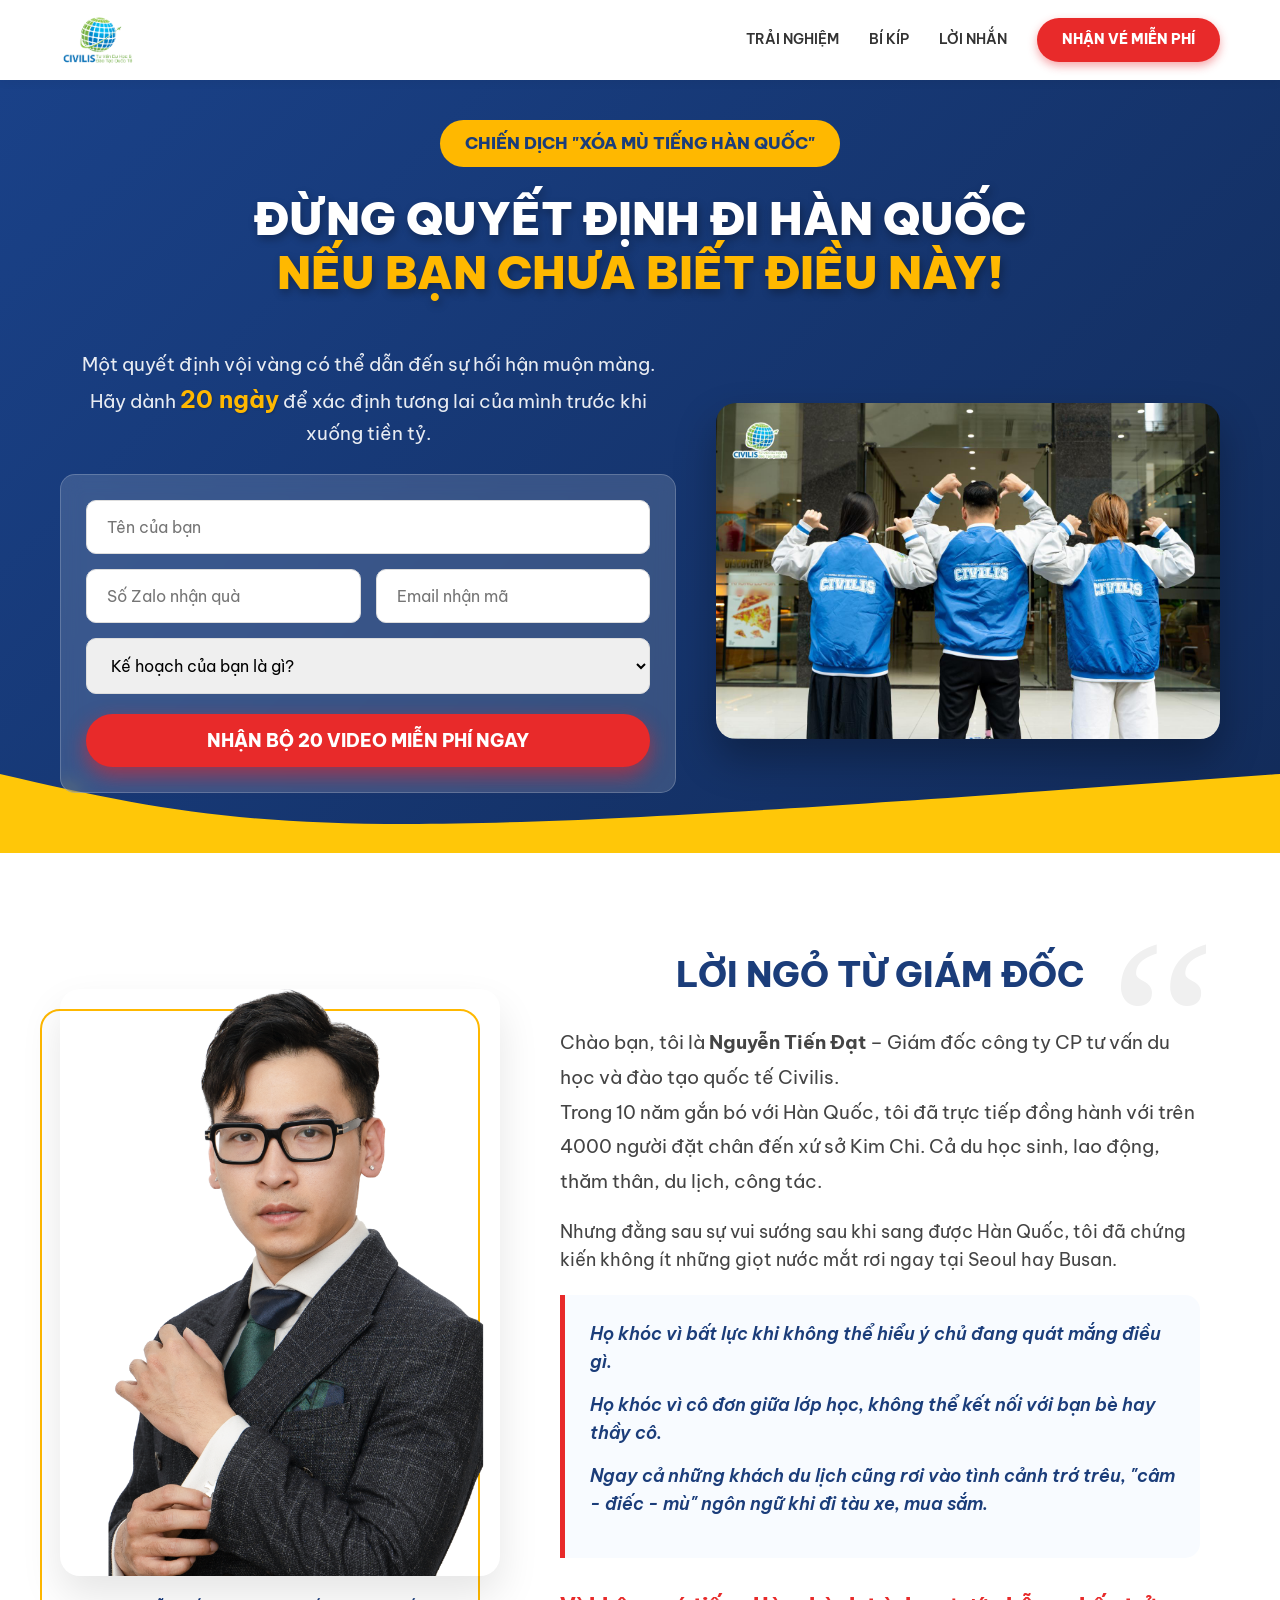
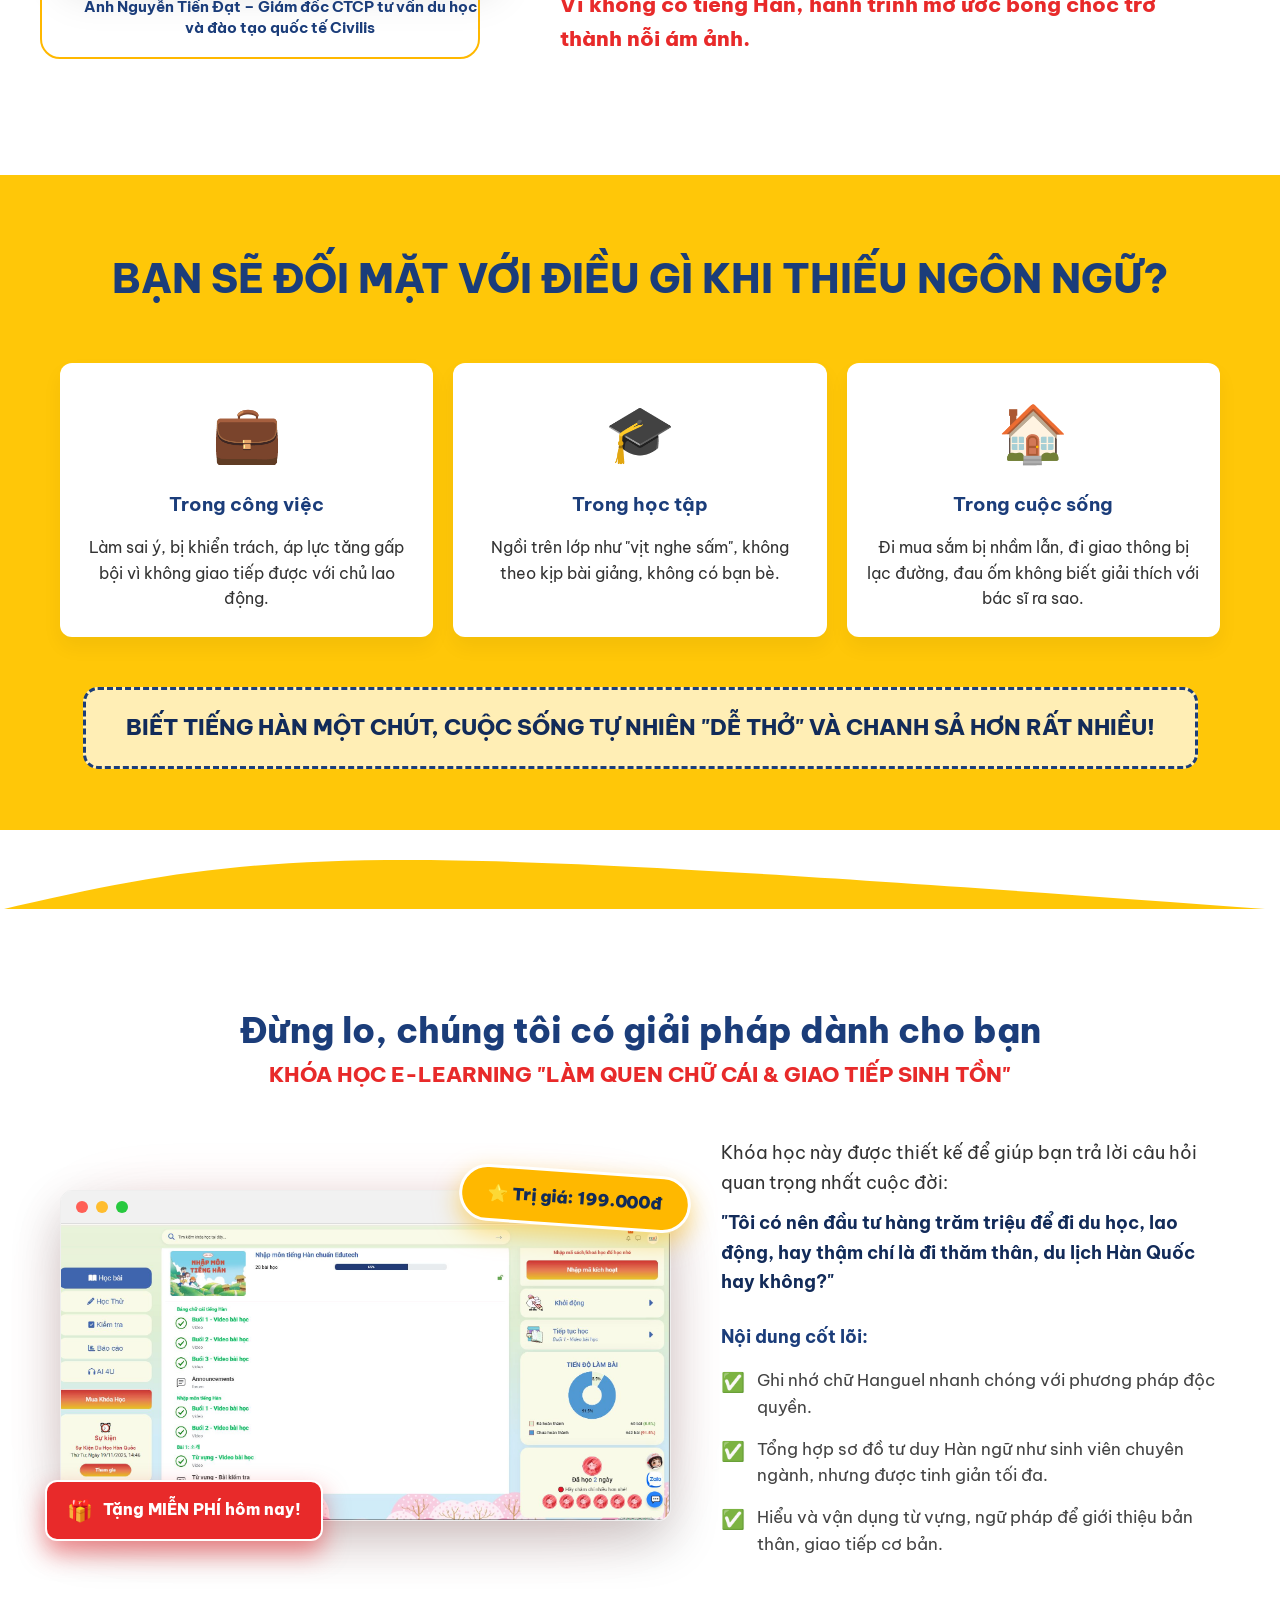
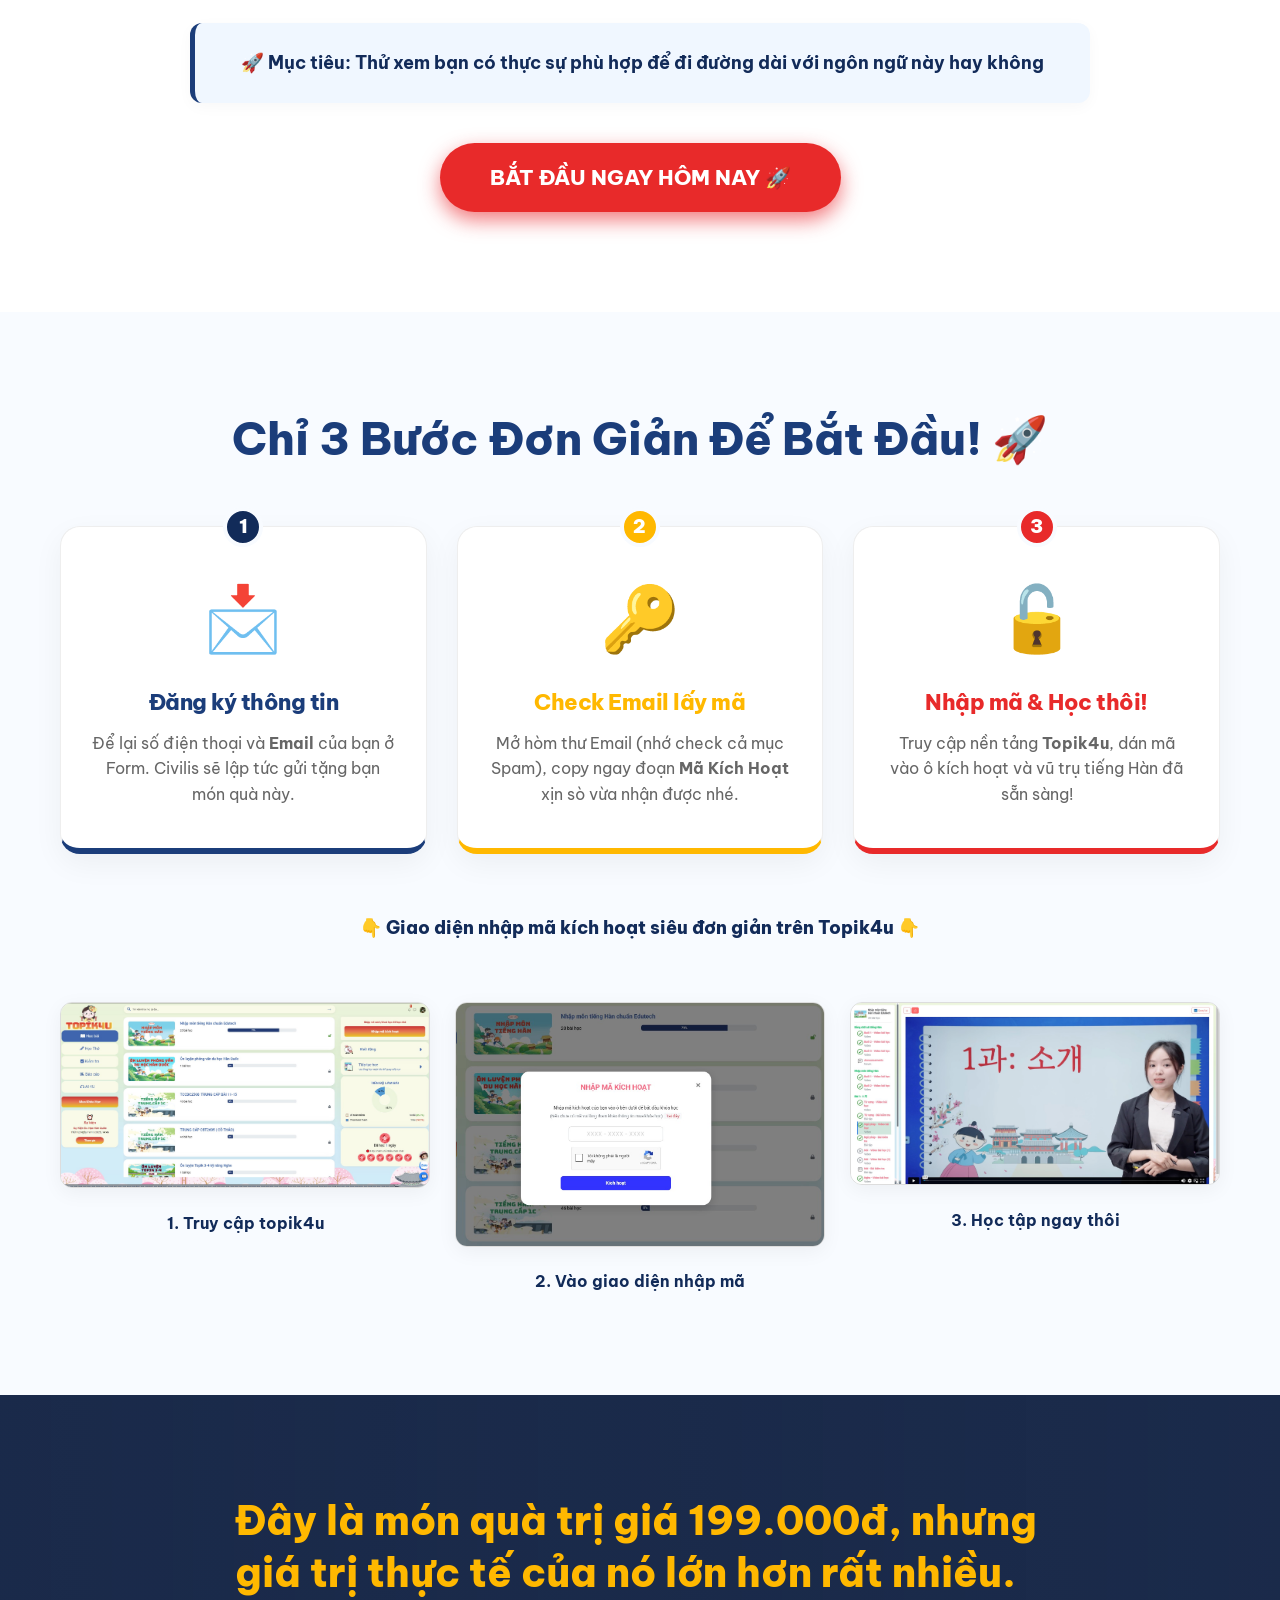
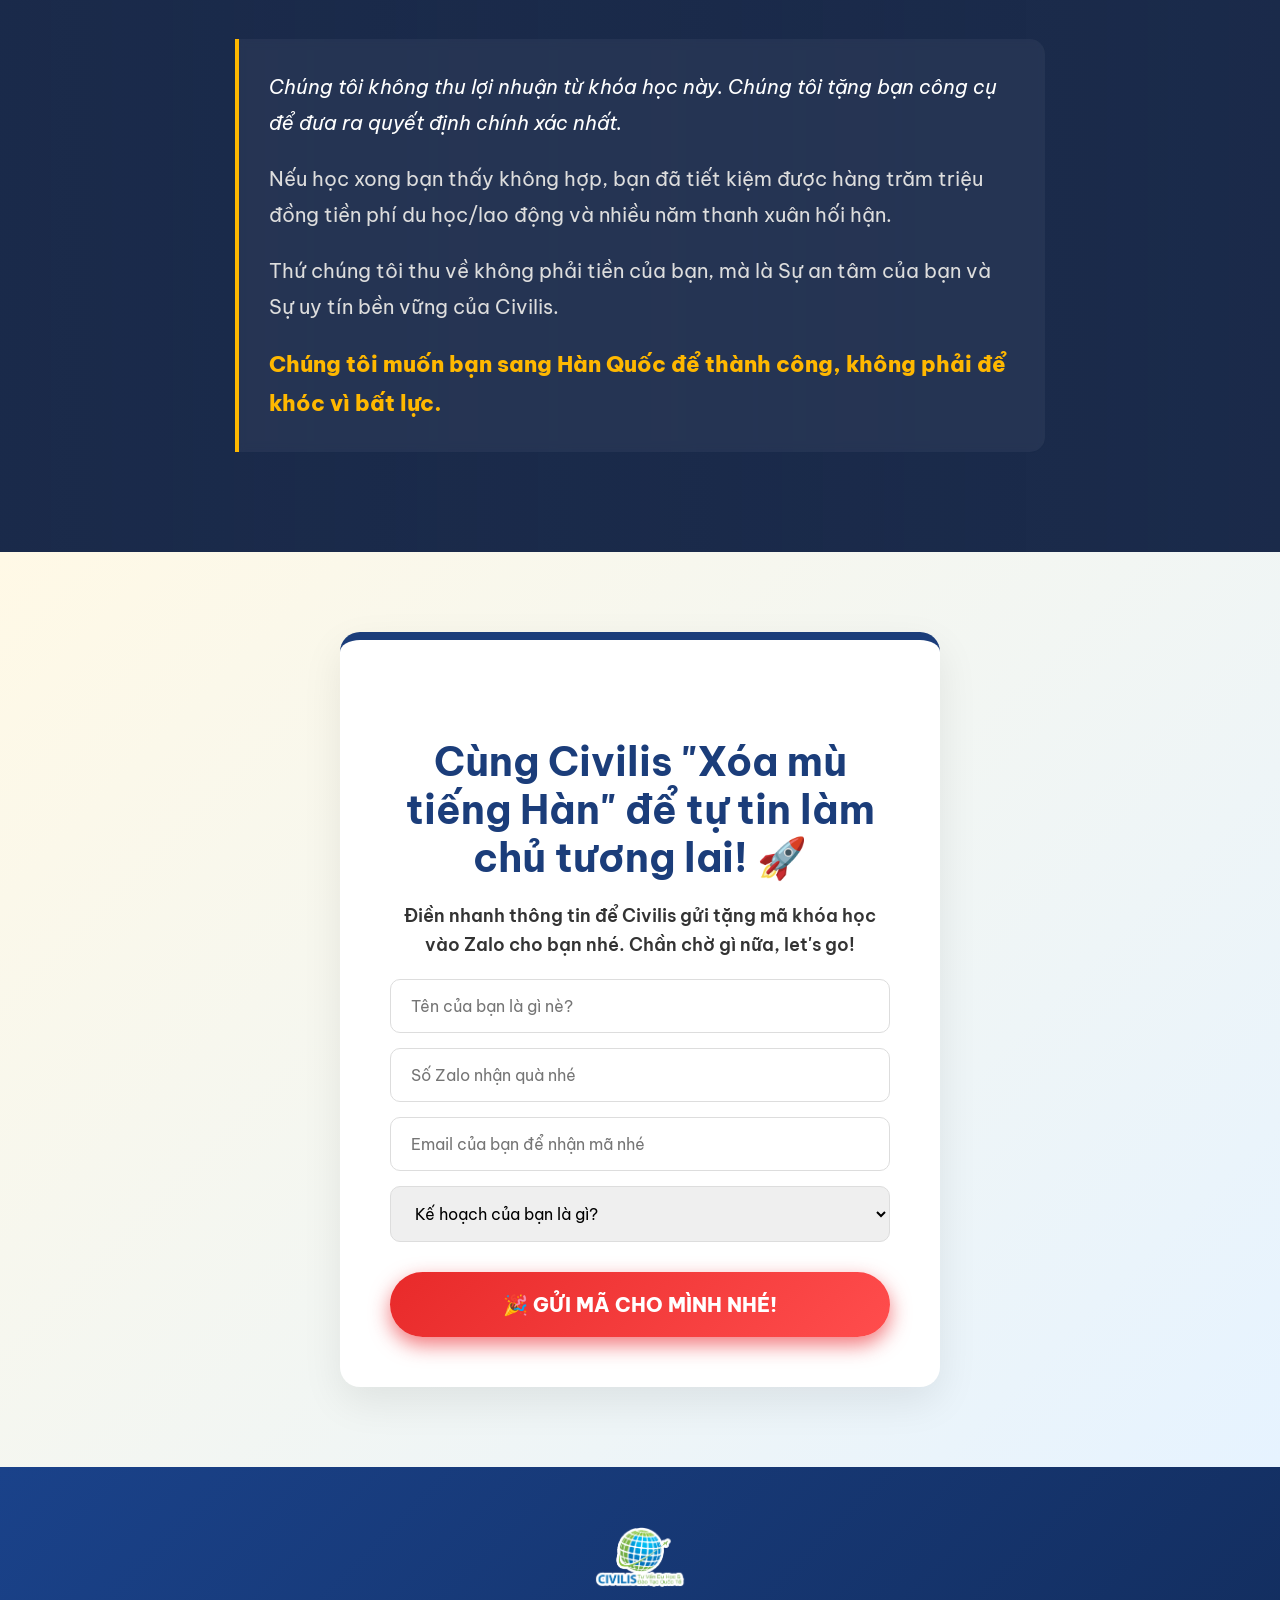
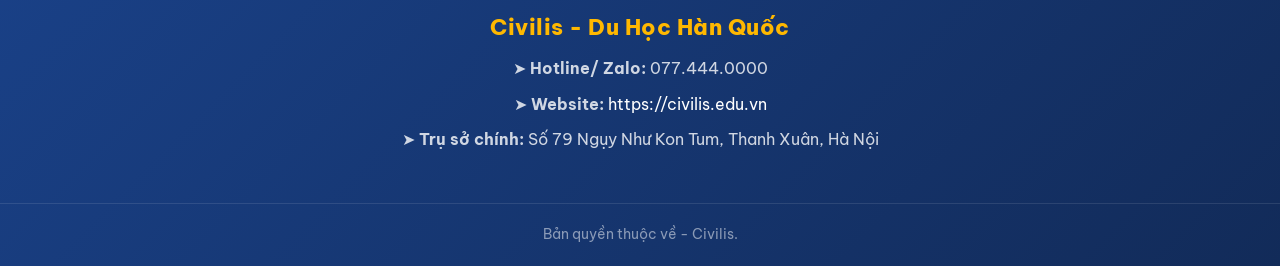
<file: index.html>
<!DOCTYPE html>
<html lang="vi">

<head>
    <meta charset="UTF-8">
    <meta name="viewport" content="width=device-width, initial-scale=1.0">
    <title>Xoá Mù Tiếng Hàn - Khởi động ước mơ Hàn Quốc | Civilis</title>
    <link rel="preconnect" href="https://fonts.googleapis.com">
    <link rel="preconnect" href="https://fonts.gstatic.com" crossorigin>
    <link
        href="https://fonts.googleapis.com/css2?family=Be+Vietnam+Pro:ital,wght@0,300;0,400;0,500;0,600;0,700;0,800;0,900;1,400;1,600&display=swap"
        rel="stylesheet">
    <link rel="stylesheet" href="index.css">
    <link rel="icon" type="image/png" href="logo Civilis favicon.png">

    <!-- ============================================== -->
    <!-- MÃ THEO DÕI (TRACKING CODES)                   -->
    <!-- Đội ngũ Ads/Marketing dán mã Pixel và GA4 vào đây -->
    <!-- ============================================== -->

    <!-- Meta Pixel Code (Chỉ dán Base Code) -->
    <script>
        !function (f, b, e, v, n, t, s) {
            if (f.fbq) return; n = f.fbq = function () {
                n.callMethod ?
                    n.callMethod.apply(n, arguments) : n.queue.push(arguments)
            };
            if (!f._fbq) f._fbq = n; n.push = n; n.loaded = !0; n.version = '2.0';
            n.queue = []; t = b.createElement(e); t.async = !0;
            t.src = v; s = b.getElementsByTagName(e)[0];
            s.parentNode.insertBefore(t, s)
        }(window, document, 'script',
            'https://connect.facebook.net/en_US/fbevents.js');
        fbq('init', '1162978170987121');
        fbq('track', 'PageView');
    </script>
    <noscript><img height="1" width="1" style="display:none"
            src="https://www.facebook.com/tr?id=1162978170987121&ev=PageView&noscript=1" /></noscript>
    <!-- End Meta Pixel Code -->

    <!-- Google Analytics (GA4 / Google Ads) -->
    <!-- DÁN GOOGLE TAG (gtag.js) Ở ĐÂY -->
    <!-- End Google Analytics -->

    <style>
        /* Specific adjustments for index3.html */
        button,
        .btn,
        input,
        select,
        textarea {
            font-family: 'Be Vietnam Pro', sans-serif !important;
        }

        .hero-v2 {
            padding-top: 120px;
            padding-bottom: 60px;
        }

        .hero-v2-container {
            display: grid;
            grid-template-columns: 55fr 45fr;
            gap: 40px;
            align-items: center;
        }

        .hero-form-box {
            background: rgba(255, 255, 255, 0.15);
            padding: 25px;
            border-radius: 15px;
            backdrop-filter: blur(10px);
            border: 1px solid rgba(255, 255, 255, 0.2);
            margin-top: 25px;
        }

        .hero-media {
            position: relative;
            border-radius: 20px;
            overflow: hidden;
            box-shadow: 0 20px 40px rgba(0, 0, 0, 0.3);
        }

        .hero-media img {
            width: 100%;
            display: block;
        }

        .text-highlight {
            color: var(--color-yellow);
        }

        .gift-section {
            display: grid;
            grid-template-columns: 55fr 45fr;
            gap: 50px;
            align-items: center;
        }

        .dark-mode-section {
            background: #1a2a4a;
            /* Slightly softer dark blue */
            color: #eee;
            padding: 100px 0;
            position: relative;
            overflow: hidden;
        }

        .dark-mode-bg {
            position: absolute;
            top: 0;
            left: 0;
            width: 100%;
            height: 100%;
            background: linear-gradient(to right, rgba(26, 42, 74, 0.95) 0%, rgba(26, 42, 74, 0.7) 100%), url('https://images.unsplash.com/photo-1517502474097-f9b30659dadb?q=80&w=1927&auto=format&fit=crop') center/cover no-repeat;
            z-index: 1;
        }

        .dark-content {
            position: relative;
            z-index: 2;
            max-width: 850px;
            margin: 0 auto;
        }

        .form-select {
            width: 100%;
            padding: 16px 20px;
            border: 1px solid #ddd;
            border-radius: 10px;
            font-family: 'Be Vietnam Pro', sans-serif;
            font-size: 1rem;
            margin-bottom: 15px;
        }

        .agitation-emoji {
            font-size: 3.5rem;
            margin-bottom: 15px;
            display: inline-block;
        }

        .hero-form-row {
            display: grid;
            grid-template-columns: 1fr 1fr;
            gap: 15px;
            margin-bottom: 15px;
        }

        @media (max-width: 600px) {
            .hero-form-row {
                grid-template-columns: 1fr;
            }
        }

        /* Pastel Energy CTA */
        .cta-pastel {
            background: linear-gradient(135deg, #FFF9E6, #E6F3FF);
            padding: 80px 0;
        }

        @media (max-width: 992px) {

            .hero-v2-container,
            .gift-section {
                grid-template-columns: 1fr;
            }
        }
    </style>
</head>

<body>
    <!-- Navbar -->
    <header class="navbar">
        <div class="container nav-content">
            <img src="logo Civilis.png" alt="Civilis Logo" class="logo">
            <div class="nav-links">
                <a href="#about" class="nav-link">Trải nghiệm</a>
                <a href="#gift" class="nav-link">Bí kíp</a>
                <a href="#story" class="nav-link">Lời nhắn</a>
                <a href="#cta" class="btn btn-red-pill nav-btn">NHẬN VÉ MIỄN PHÍ</a>
            </div>
        </div>
    </header>

    <!-- Section 1: Hero Banner -->
    <section class="hero hero-v2 blue-grad">
        <div class="container">
            <div style="text-align: center;">
                <span class="hero-top-text"
                    style="background-color: var(--color-yellow); color: var(--color-blue); margin-bottom: 25px; font-size: 1.05rem; padding: 10px 25px;">CHIẾN
                    DỊCH "XÓA MÙ TIẾNG HÀN QUỐC"</span>
            </div>
            <h1 class="hero-title"
                style="font-size: 2.8rem; text-transform: none; text-align: center; margin-bottom: 50px; width: 100%; max-width: 900px; margin-left: auto; margin-right: auto; line-height: 1.2;">
                ĐỪNG QUYẾT ĐỊNH ĐI HÀN QUỐC <br><span class="text-highlight">NẾU BẠN CHƯA BIẾT ĐIỀU NÀY!</span>
            </h1>

            <div class="hero-v2-container">
                <div class="hero-text text-left">
                    <p class="hero-desc" style="margin-bottom: 20px;">Một quyết định vội vàng có thể dẫn đến sự hối hận
                        muộn màng. <br>Hãy dành <strong
                            style="font-size: 1.25em; color: #FFB800; text-shadow: 1px 1px 2px rgba(0,0,0,0.2);">20
                            ngày</strong> để xác định tương lai của mình trước khi xuống
                        tiền tỷ.</p>

                    <div class="hero-form-box">
                        <form>
                            <input type="text" name="name" placeholder="Tên của bạn" required class="form-input"
                                style="margin-bottom: 15px;">
                            <div class="hero-form-row">
                                <input type="tel" name="zalo" placeholder="Số Zalo nhận quà" required
                                    class="form-input">
                                <input type="email" name="email" placeholder="Email nhận mã" required
                                    class="form-input">
                            </div>
                            <select name="plan" class="form-select" required style="margin-bottom: 20px;">
                                <option value="" disabled selected>Kế hoạch của bạn là gì?</option>
                                <option value="hoc">Đi học</option>
                                <option value="lam">Đi làm</option>
                                <option value="hoc_lam">Vừa học vừa làm</option>
                                <option value="dulich">Đi du lịch</option>
                                <option value="thamthan">Thăm thân</option>
                                <option value="congtac">Đi công tác</option>
                            </select>
                            <button type="submit" class="btn btn-red-pill btn-block btn-large shadow"> NHẬN BỘ 20 VIDEO
                                MIỄN PHÍ NGAY </button>
                        </form>
                    </div>
                </div>
                <div class="hero-media">
                    <!-- Hình ảnh bạn trẻ tự tin kéo vali -->
                    <img src="./section1.jpg" alt="Giấc mơ Hàn Quốc tự tin">
                </div>
            </div>
        </div>
        <div class="hero-wave">
            <svg viewBox="0 0 1440 120" xmlns="http://www.w3.org/2000/svg" preserveAspectRatio="none">
                <path d="M0,0 C320,100 420,100 1440,0 L1440,120 L0,120 Z" fill="#FFC708"></path>
            </svg>
        </div>
    </section>

    <!-- Section: Director's Story -->
    <section class="director-story white-bg" style="padding: 100px 0;">
        <div class="container">
            <div class="director-grid">
                <div class="director-image">
                    <img src="giamdoc.png"
                        alt="Nguyễn Tiến Đạt - Giám đốc CTCP tư vấn du học và đào tạo quốc tế Civilis">
                    <p class="director-caption">Anh Nguyễn Tiến Đạt – Giám đốc CTCP tư vấn du học và đào tạo quốc tế
                        Civilis</p>
                </div>
                <div class="director-text">
                    <h2 class="section-title text-left text-blue" style="text-transform: none; margin-bottom: 30px;">LỜI
                        NGỎ TỪ GIÁM ĐỐC</h2>
                    <p class="intro-text">
                        Chào bạn, tôi là <strong>Nguyễn Tiến Đạt</strong> – Giám đốc công ty CP tư vấn du học và đào tạo
                        quốc
                        tế Civilis.
                        <br>
                        Trong 10 năm gắn bó với Hàn Quốc, tôi đã trực tiếp đồng hành với trên 4000 người đặt chân đến xứ
                        sở Kim Chi. Cả du học sinh, lao động, thăm thân, du lịch, công tác.
                    </p>
                    <p>
                        Nhưng đằng sau sự vui sướng sau khi sang được Hàn Quốc, tôi đã chứng kiến không ít những giọt
                        nước mắt rơi ngay tại Seoul hay Busan.
                    </p>
                    <div class="highlight-box">
                        <p>Họ khóc vì bất lực khi không thể hiểu ý chủ đang quát mắng điều gì.</p>
                        <p>Họ khóc vì cô đơn giữa lớp học, không thể kết nối với bạn bè hay thầy cô.</p>
                        <p>Ngay cả những khách du lịch cũng rơi vào tình cảnh trớ trêu, "câm - điếc - mù" ngôn ngữ khi
                            đi tàu xe, mua sắm.</p>
                    </div>
                    <p class="final-quote">
                        Vì không có tiếng Hàn, hành trình mơ ước bỗng chốc trở thành nỗi ám ảnh.
                    </p>
                </div>
            </div>
        </div>
    </section>

    <!-- Section 2: Agitation (Humorous) -->
    <section id="about" class="pain-points yellow-bg">
        <div class="container">
            <h2 class="section-title text-blue" style="text-transform: none; font-size: 2.5rem; margin-bottom: 60px;">
                BẠN SẼ ĐỐI MẶT VỚI ĐIỀU GÌ KHI THIẾU NGÔN NGỮ?</h2>

            <div class="card-horizontal-grid">
                <!-- Card 1 -->
                <div class="step-card">
                    <div class="card-body text-center">
                        <span class="agitation-emoji">💼</span>
                        <h3 class="text-blue mb-4">Trong công việc</h3>
                        <p class="text-dark">Làm sai ý, bị khiển trách, áp lực tăng gấp bội vì không giao tiếp được với
                            chủ lao động.</p>
                    </div>
                </div>
                <!-- Card 2 -->
                <div class="step-card">
                    <div class="card-body text-center">
                        <span class="agitation-emoji">🎓</span>
                        <h3 class="text-blue mb-4">Trong học tập</h3>
                        <p class="text-dark">Ngồi trên lớp như "vịt nghe sấm", không theo kịp bài giảng, không có bạn
                            bè.</p>
                    </div>
                </div>
                <!-- Card 3 -->
                <div class="step-card">
                    <div class="card-body text-center">
                        <span class="agitation-emoji">🏠</span>
                        <h3 class="text-blue mb-4">Trong cuộc sống</h3>
                        <p class="text-dark">Đi mua sắm bị nhầm lẫn, đi giao thông bị lạc đường, đau ốm không biết giải
                            thích với bác sĩ ra sao.</p>
                    </div>
                </div>
            </div>

            <div class="text-center" style="margin-top: 50px;">
                <p
                    style="font-size: 1.4rem; font-weight: 800; color: var(--color-blue-dark); text-transform: uppercase; background: rgba(255,255,255,0.7); display: inline-block; padding: 20px 40px; border-radius: 15px; border: 3px dashed var(--color-blue);">
                    Biết tiếng Hàn một chút, cuộc sống tự nhiên "dễ thở" và chanh sả hơn rất nhiều!
                </p>
            </div>
        </div>
        <div class="yellow-wave-bottom">
            <svg viewBox="0 0 1440 120" xmlns="http://www.w3.org/2000/svg" preserveAspectRatio="none">
                <path d="M0,120 C320,20 420,20 1440,120 L1440,0 L0,0 Z" fill="#ffffff"></path>
            </svg>
        </div>
    </section>

    <section id="gift" class="white-bg" style="padding: 100px 0;">
        <div class="container">
            <div
                style="margin-bottom: 50px; width: 100%; display: flex; flex-direction: column; align-items: center; justify-content: center; text-align: center;">
                <h2 class="section-title text-blue"
                    style="text-transform: none; font-size: 2.2rem; margin-bottom: 10px; width: 100%; text-align: center;">
                    Đừng lo, chúng tôi có giải pháp dành cho bạn</h2>
                <p class="section-subtitle text-dark"
                    style="font-weight: 800; color: var(--color-red); font-size: 1.3rem; line-height: 1.3; margin: 0; width: 100%; text-align: center;">
                    KHÓA HỌC E-LEARNING "LÀM QUEN CHỮ CÁI & GIAO TIẾP SINH TỒN"</p>
            </div>

            <div class="gift-section">
                <div class="mockup-media" style="position: relative;">
                    <!-- Glowing shadow behind -->
                    <div
                        style="position: absolute; top: 10%; left: 5%; right: 5%; bottom: 5%; background: var(--color-red); filter: blur(40px); opacity: 0.25; z-index: 0; border-radius: 30px;">
                    </div>

                    <!-- Browser Window Frame -->
                    <div
                        style="position: relative; z-index: 1; background: #fff; border-radius: 12px; overflow: hidden; box-shadow: 0 20px 50px rgba(0,0,0,0.2); border: 1px solid #eee;">
                        <!-- Window Header -->
                        <div
                            style="background: #f1f1f1; padding: 10px 15px; display: flex; gap: 8px; align-items: center; border-bottom: 1px solid #ddd;">
                            <span
                                style="width: 12px; height: 12px; border-radius: 50%; background: #ff5f56; display: inline-block;"></span>
                            <span
                                style="width: 12px; height: 12px; border-radius: 50%; background: #ffbd2e; display: inline-block;"></span>
                            <span
                                style="width: 12px; height: 12px; border-radius: 50%; background: #27c93f; display: inline-block;"></span>
                            <!-- <span style="margin-left: 15px; font-size: 0.8rem; color: #888; font-weight: 600; font-family: sans-serif;">elearning.civilis.com</span> -->
                        </div>
                        <!-- Captured Image -->
                        <img src="20baihoc.JPG" alt="20 Bài học nhập môn tiếng Hàn"
                            style="width: 100%; display: block; border-radius: 0 0 12px 12px;">
                    </div>

                    <!-- Floating Badge 1: Value -->
                    <div
                        style="position: absolute; top: -20px; right: -20px; z-index: 2; background: var(--color-yellow); color: var(--color-blue-dark); padding: 12px 25px; border-radius: 30px; font-weight: 900; font-size: 1.05rem; box-shadow: 0 10px 25px rgba(255, 184, 0, 0.5); border: 3px solid #fff; transform: rotate(4deg); animation: float 3s ease-in-out infinite;">
                        ⭐️ Trị giá: 199.000đ
                    </div>

                    <!-- Floating Badge 2: Scarcity / Hook -->
                    <div
                        style="position: absolute; bottom: -20px; left: -15px; z-index: 2; background: var(--color-red); color: white; padding: 12px 20px; border-radius: 12px; font-weight: 800; font-size: 1rem; box-shadow: 0 12px 25px rgba(233, 33, 40, 0.5); display: flex; align-items: center; gap: 10px; border: 2px solid #fff;">
                        <span style="font-size: 1.3rem;">🎁</span> Tặng MIỄN PHÍ hôm nay!
                    </div>

                    <style>
                        @keyframes float {
                            0% {
                                transform: translateY(0px) rotate(4deg);
                            }

                            50% {
                                transform: translateY(-8px) rotate(6deg);
                            }

                            100% {
                                transform: translateY(0px) rotate(4deg);
                            }
                        }
                    </style>
                </div>
                <div class="gift-content">
                    <p style="font-size: 1.1rem; margin-bottom: 25px; line-height: 1.7; color: #333;">
                        Khóa học này được thiết kế để giúp bạn trả lời câu hỏi quan trọng nhất cuộc đời:
                        <strong style="color: var(--color-blue-dark); display: block; margin-top: 10px;">"Tôi có nên đầu
                            tư
                            hàng trăm triệu để đi du học, lao động, hay thậm chí là đi thăm thân, du lịch Hàn Quốc hay
                            không?"</strong>
                    </p>

                    <p style="font-weight: 700; color: var(--color-blue); margin-bottom: 15px; font-size: 1.15rem;">Nội
                        dung
                        cốt lõi:</p>
                    <ul style="list-style: none; padding: 0;">
                        <li style="margin-bottom: 15px; display: flex; align-items: flex-start; gap: 12px;">
                            <span style="font-size: 1.2rem; color: #27c93f;">✅</span>
                            <p style="margin: 0; color: #444; font-size: 1.05rem;">Ghi nhớ chữ Hanguel nhanh chóng với
                                phương
                                pháp độc quyền.</p>
                        </li>
                        <li style="margin-bottom: 15px; display: flex; align-items: flex-start; gap: 12px;">
                            <span style="font-size: 1.2rem; color: #27c93f;">✅</span>
                            <p style="margin: 0; color: #444; font-size: 1.05rem;">Tổng hợp sơ đồ tư duy Hàn ngữ như
                                sinh viên chuyên ngành, nhưng được tinh giản tối đa.</p>
                        </li>
                        <li style="margin-bottom: 15px; display: flex; align-items: flex-start; gap: 12px;">
                            <span style="font-size: 1.2rem; color: #27c93f;">✅</span>
                            <p style="margin: 0; color: #444; font-size: 1.05rem;">Hiểu và vận dụng từ vựng, ngữ pháp để
                                giới thiệu bản thân, giao tiếp cơ bản.</p>
                        </li>
                    </ul>
                </div>
            </div>

            <div class="container" style="margin-top: 50px;">
                <div class="text-center"
                    style="background: #f0f7ff; padding: 25px; border-radius: 12px; border-left: 5px solid var(--color-blue); box-shadow: 0 4px 15px rgba(0,0,0,0.03); max-width: 900px; margin: 0 auto;">
                    <p style="margin: 0; font-size: 1.15rem; font-weight: 700; color: var(--color-blue-dark);">
                        🚀 Mục tiêu: Thử xem bạn có thực sự phù hợp để đi đường dài với ngôn ngữ này hay không
                    </p>
                </div>

                <div class="text-center" style="margin-top: 40px;">
                    <a href="#cta" class="btn btn-red-pill btn-large shadow btn-gift-cta"
                        style="padding: 18px 50px; font-size: 1.3rem;">
                        BẮT ĐẦU NGAY HÔM NAY 🚀
                    </a>
                </div>
            </div>
    </section>

    <!-- Section: Guide -->
    <section id="guide" class="guide-section">
        <div class="container">
            <h2 class="section-title text-blue" style="text-transform: none; font-size: 2.8rem; margin-bottom: 20px;">
                Chỉ 3 Bước Đơn Giản Để Bắt Đầu! 🚀</h2>

            <div class="guide-grid">
                <!-- Step 1 -->
                <div class="guide-step step-blue">
                    <div class="step-number">1</div>
                    <span class="guide-icon">📩</span>
                    <h3 class="guide-title">Đăng ký thông tin</h3>
                    <p class="guide-text">Để lại số điện thoại và <strong>Email</strong> của bạn ở Form. Civilis sẽ lập
                        tức gửi tặng bạn món quà này.</p>
                </div>
                <!-- Step 2 -->
                <div class="guide-step step-yellow">
                    <div class="step-number">2</div>
                    <span class="guide-icon">🔑</span>
                    <h3 class="guide-title">Check Email lấy mã</h3>
                    <p class="guide-text">Mở hòm thư Email (nhớ check cả mục Spam), copy ngay đoạn <strong>Mã Kích
                            Hoạt</strong> xịn sò vừa nhận được nhé.</p>
                </div>
                <!-- Step 3 -->
                <div class="guide-step step-red">
                    <div class="step-number">3</div>
                    <span class="guide-icon">🔓</span>
                    <h3 class="guide-title">Nhập mã & Học thôi!</h3>
                    <p class="guide-text">Truy cập nền tảng <strong>Topik4u</strong>, dán mã vào ô kích hoạt và vũ trụ
                        tiếng Hàn đã sẵn sàng!</p>
                </div>
            </div>

            <div class="topik4u-preview">
                <p style="font-weight: 800; color: var(--color-blue-dark); font-size: 1.1rem;">👇 Giao diện nhập mã kích
                    hoạt siêu đơn giản trên Topik4u 👇</p>

                <div class="guide-images-grid">
                    <div class="instruction-box">
                        <img src="huongdan_1.jpg" alt="Truy cập topik4u">
                        <p>1. Truy cập topik4u</p>
                    </div>
                    <div class="instruction-box">
                        <img src="huongdan_2.jpg" alt="Vào giao diện nhập mã">
                        <p>2. Vào giao diện nhập mã</p>
                    </div>
                    <div class="instruction-box">
                        <img src="huongdan_3.jpg" alt="Học tập ngay thôi">
                        <p>3. Học tập ngay thôi</p>
                    </div>
                </div>
            </div>
        </div>
    </section>

    <!-- Section 4: Brand Story (Inspiring) -->
    <section id="story" class="dark-mode-section">
        <div class="dark-mode-bg"></div>
        <div class="container dark-content">
            <h2 class="section-title"
                style="color: var(--color-yellow); text-align: left; font-size: 2.5rem; text-transform: none; margin-bottom: 40px; line-height: 1.3;">
                Đây là món quà trị giá 199.000đ, nhưng giá trị thực tế của nó lớn hơn rất nhiều.</h2>

            <div
                style="font-size: 1.25rem; line-height: 1.8; border-left: 4px solid var(--color-yellow); padding-left: 30px; background: rgba(255,255,255,0.05); padding: 30px; border-radius: 0 15px 15px 0; backdrop-filter: blur(5px);">
                <p style="margin-bottom: 20px; font-style: italic; color: #fff;">
                    Chúng tôi không thu lợi nhuận từ khóa học này. Chúng tôi tặng bạn công cụ để đưa ra quyết định
                    chính xác nhất.
                </p>
                <p style="margin-bottom: 20px; color: #ddd;">
                    Nếu học xong bạn thấy không hợp, bạn đã tiết kiệm được hàng trăm triệu đồng tiền phí
                    du học/lao động và nhiều năm thanh xuân hối hận.
                </p>
                <p style="margin-bottom: 20px; color: #ddd;">
                    Thứ chúng tôi thu về không phải tiền của bạn, mà là Sự an tâm của bạn và Sự uy tín bền vững của
                    Civilis.
                </p>
                <p style="font-weight: 800; color: var(--color-yellow); font-size: 1.35rem;">
                    Chúng tôi muốn bạn sang Hàn Quốc để thành công, không phải để khóc vì bất lực.
                </p>
            </div>
        </div>
    </section>

    <!-- Section 5: Engagement CTA (Dynamic/Pastel) -->
    <section id="cta" class="cta-pastel">
        <div class="container reg-container">
            <div class="reg-form-wrapper"
                style="border-top: 8px solid var(--color-blue); padding: 50px; background: #fff;">
                <h2 class="text-blue text-center mb-4" style="text-transform: none; font-size: 2.5rem;">
                    <br>Cùng Civilis "Xóa mù tiếng Hàn" để tự tin làm chủ tương lai! 🚀
                </h2>
                <p class="text-center mb-4 text-dark" style="font-weight: 600; font-size: 1.1rem;">Điền nhanh thông tin
                    để Civilis gửi tặng mã khóa học vào Zalo cho bạn nhé. Chần chờ gì nữa, let's go!</p>

                <form class="reg-form">
                    <input type="text" name="name" placeholder="Tên của bạn là gì nè?" required class="form-input">
                    <input type="tel" name="zalo" placeholder="Số Zalo nhận quà nhé" required class="form-input">
                    <input type="email" name="email" placeholder="Email của bạn để nhận mã nhé" required
                        class="form-input">
                    <select name="plan" class="form-select" required>
                        <option value="" disabled selected>Kế hoạch của bạn là gì?</option>
                        <option value="hoc">Đi học</option>
                        <option value="lam">Đi làm</option>
                        <option value="hoc_lam">Vừa học vừa làm</option>
                        <option value="dulich">Đi du lịch</option>
                        <option value="thamthan">Thăm thân</option>
                        <option value="congtac">Đi công tác</option>
                    </select>
                    <button type="submit" class="btn btn-red-pill btn-block btn-large shadow btn-reg-cta"
                        style="font-size: 1.25rem; padding: 20px; background: linear-gradient(135deg, var(--color-red), #ff4d4d);">🎉
                        GỬI MÃ CHO MÌNH NHÉ!</button>
                </form>
            </div>
        </div>
    </section>

    <!-- Footer -->
    <footer class="footer blue-grad">
        <div class="container footer-layout">
            <div class="footer-col" style="text-align: center;">
                <img src="logo Civilis.png" alt="Civilis" style="height: 60px; margin-bottom: 20px;">
                <h3 class="footer-title"
                    style="color: var(--color-yellow); letter-spacing: 0.5px; margin-bottom: 15px; font-size: 1.4rem;">
                    Civilis - Du Học Hàn Quốc</h3>
                <p style="margin-bottom: 10px;">➤ <strong>Hotline/ Zalo:</strong> 077.444.0000</p>
                <p style="margin-bottom: 10px;">➤ <strong>Website:</strong> <a href="https://civilis.edu.vn"
                        style="color: var(--color-white); text-decoration: none;">https://civilis.edu.vn</a></p>
                <p style="margin-bottom: 10px;">➤ <strong>Trụ sở chính:</strong> Số 79 Ngụy Như Kon Tum, Thanh Xuân, Hà
                    Nội</p>
            </div>
        </div>
        <div class="footer-bottom">
            <p>Bản quyền thuộc về - Civilis.</p>
        </div>
    </footer>
    <script>
        // CẤU HÌNH: Dán URL Web App của Google Apps Script vào đây sau khi Deploy thành công
        // const SCRIPT_URL = 'https://script.google.com/macros/s/AKfycbwjsq-jVCXY9pE3hPJiuQqgCyGZyIWKc2sSArSO0ybKdzZbeJOwmkdN8KlPha6wSwDd/exec';
        // const SCRIPT_URL = 'https://script.google.com/macros/s/AKfycbzEDUVa_zI-Ttkw2GCwrjby1dl-RICexidbF-R2PyLpJ_1EIvbX1EMlSAHXCSCgm0aw/exec';
        // const SCRIPT_URL = 'https://script.google.com/macros/s/AKfycbyCb0GLzyq-et_U4H_WA_SnRQZn0b6pXzkVsQOeBplD5WTICgFEXBSteOYq4Th7t79f/exec';
        const SCRIPT_URL = 'https://script.google.com/macros/s/AKfycbw3yUm8YQW9fQNkQ_I3vDAe71rEVilt7OjcEUnAswi1h2zxUcXmM_hb2UMZ3i8vKSUk/exec';

        async function handleFormSubmit(event) {
            event.preventDefault();
            const form = event.target;
            const submitBtn = form.querySelector('button[type="submit"]');
            const originalBtnText = submitBtn.innerText;

            // Hiển thị trạng thái đang gửi
            submitBtn.disabled = true;
            submitBtn.innerText = 'Đang đăng ký...';

            // Nếu chưa cấu hình URL, hiện thông báo và chuyển hướng giả lập
            if (SCRIPT_URL === 'YOUR_GOOGLE_SCRIPT_URL_HERE') {
                console.warn('Vui lòng cấu hình SCRIPT_URL trong file index3.html');
                setTimeout(() => {
                    window.location.href = 'thankyou.html';
                }, 1000);
                return;
            }

            try {
                const formData = new FormData(form);
                formData.append('url', window.location.href); // Thêm URL trang hiện tại

                // Trích xuất subid từ URL nếu có
                const urlParams = new URLSearchParams(window.location.search);
                const subid = urlParams.get('subid');
                if (subid) {
                    formData.append('subid', subid);
                }

                const queryParams = new URLSearchParams(formData).toString();

                // Gửi dữ liệu qua fetch (sử dụng GET/POST tùy cấu hình Apps Script)
                // Lưu ý: Apps Script yêu cầu mode 'no-cors' nếu không muốn bị lỗi CORS phức tạp
                await fetch(`${SCRIPT_URL}?${queryParams}`, {
                    method: 'GET',
                    mode: 'no-cors'
                });

                // Thành công: Chuyển hướng sang trang cảm ơn
                window.location.href = 'thankyou.html';

            } catch (error) {
                console.error('Lỗi khi gửi form:', error);
                alert('Có lỗi xảy ra, vui lòng thử lại sau hoặc liên hệ Zalo 077.444.0000');
                submitBtn.disabled = false;
                submitBtn.innerText = originalBtnText;
            }
        }

        // Đăng ký sự kiện submit cho cả 2 form
        document.querySelectorAll('form').forEach(form => {
            form.addEventListener('submit', handleFormSubmit);
        });

        // Xử lý cuộn mượt (Smooth Scroll) có bù trừ chiều cao Header
        document.querySelectorAll('a[href^="#"]').forEach(anchor => {
            anchor.addEventListener('click', function (e) {
                const targetId = this.getAttribute('href');
                if (targetId === '#') return;

                const targetElement = document.querySelector(targetId);
                if (targetElement) {
                    e.preventDefault();
                    const headerHeight = 80; // Chiều cao của navbar cố định
                    const elementPosition = targetElement.getBoundingClientRect().top;
                    const offsetPosition = elementPosition + window.pageYOffset - headerHeight;

                    window.scrollTo({
                        top: offsetPosition,
                        behavior: 'smooth'
                    });
                }
            });
        });
    </script>
</body>

</html>
</file>
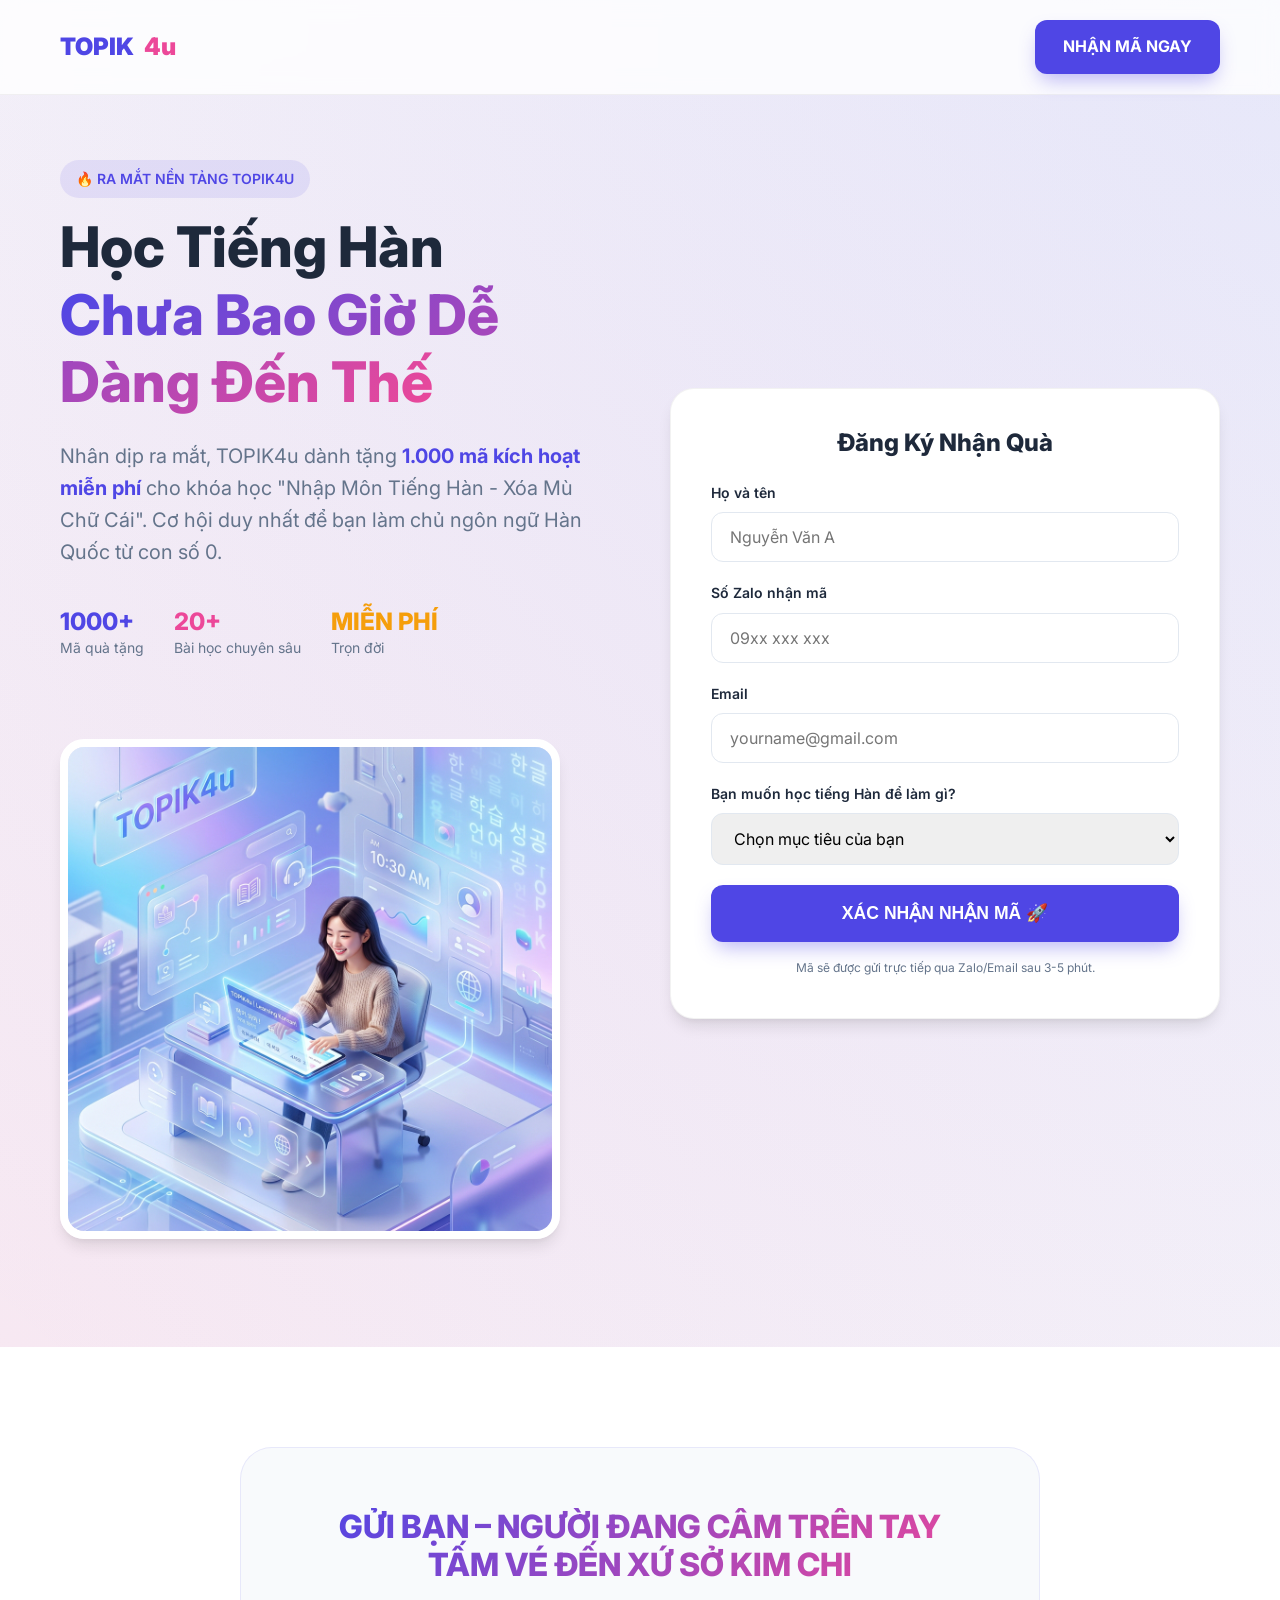
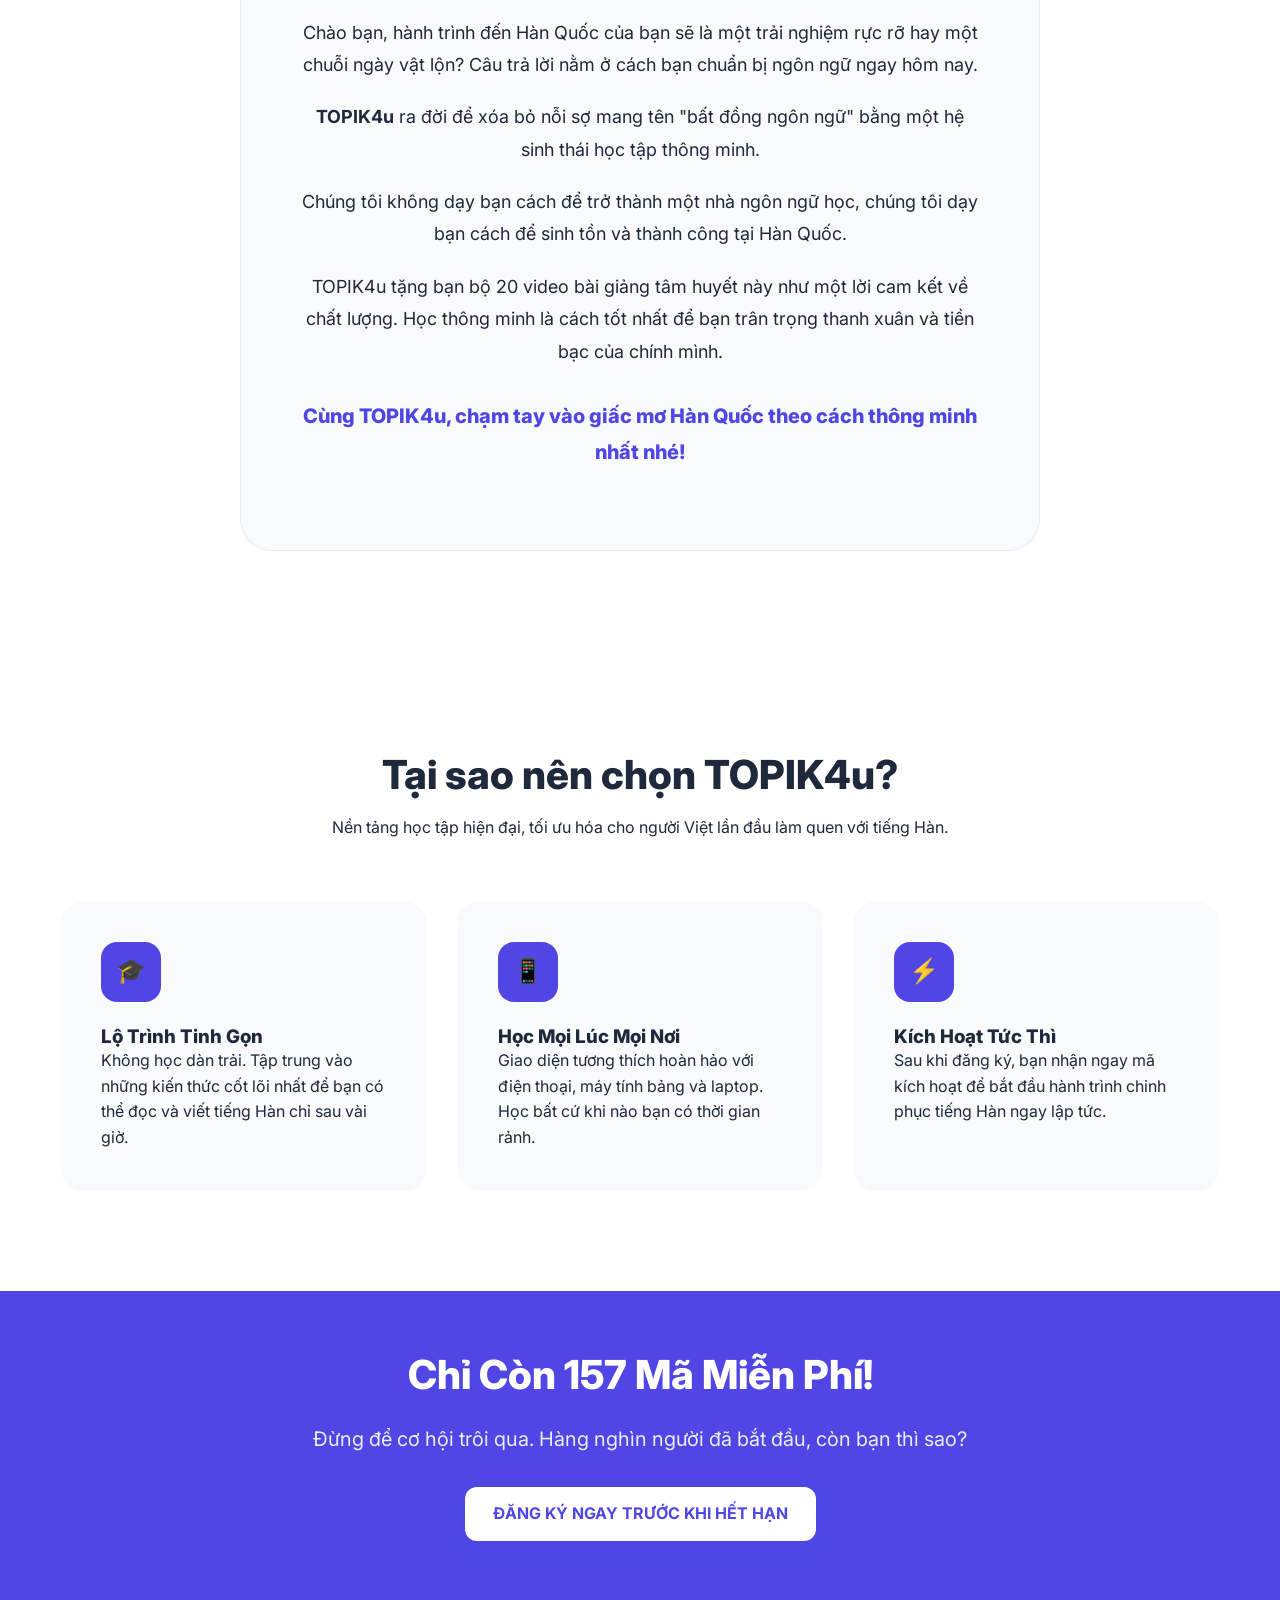
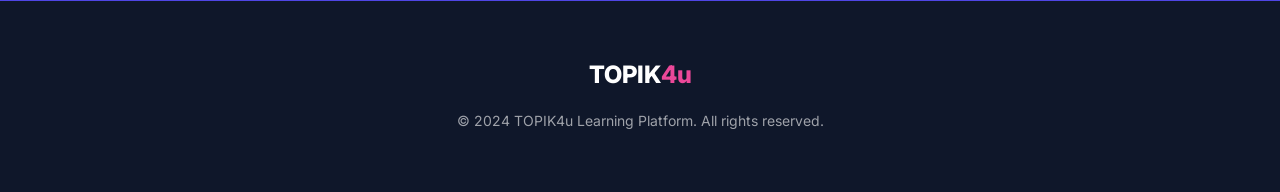
<file: index2.html>
<!DOCTYPE html>
<html lang="vi">
<head>
    <meta charset="UTF-8">
    <meta name="viewport" content="width=device-width, initial-scale=1.0">
    <title>TOPIK4u - Ra Mắt Nền Tảng Học Tiếng Hàn Thông Minh | Tặng 1000 Mã Khóa Học</title>
    <link rel="preconnect" href="https://fonts.googleapis.com">
    <link rel="preconnect" href="https://fonts.gstatic.com" crossorigin>
    <link href="https://fonts.googleapis.com/css2?family=Inter:wght@400;600;700;800;900&display=swap" rel="stylesheet">
    <link rel="stylesheet" href="topik4u.css">
    <link rel="icon" type="image/png" href="favicon.png"> <!-- Cần thay bằng favicon thực tế nếu có -->
</head>
<body>

    <!-- Navbar -->
    <nav class="navbar">
        <div class="container nav-container">
            <a href="#" class="logo">TOPIK<span>4u</span></a>
            <div class="nav-links">
                <a href="#register" class="btn btn-primary">NHẬN MÃ NGAY</a>
            </div>
        </div>
    </nav>

    <!-- Hero Section -->
    <header class="hero">
        <div class="container hero-grid">
            <div class="hero-content animate">
                <span class="badge">🔥 RA MẮT NỀN TẢNG TOPIK4U</span>
                <h1>Học Tiếng Hàn <br><span class="text-gradient">Chưa Bao Giờ Dễ Dàng Đến Thế</span></h1>
                <p>Nhân dịp ra mắt, TOPIK4u dành tặng <strong style="color: var(--primary);">1.000 mã kích hoạt miễn phí</strong> cho khóa học "Nhập Môn Tiếng Hàn - Xóa Mù Chữ Cái". Cơ hội duy nhất để bạn làm chủ ngôn ngữ Hàn Quốc từ con số 0.</p>
                
                <div class="hero-media-mobile animate delay-1" style="display: none; margin-bottom: 30px;">
                    <img src="topik4u_hero.png" alt="TOPIK4u Hero" style="width: 100%; border-radius: 20px; box-shadow: var(--shadow-lg);">
                </div>

                <div class="hero-stats" style="display: flex; gap: 30px; margin-top: 20px;">
                    <div>
                        <h3 style="font-size: 1.5rem; color: var(--primary);">1000+</h3>
                        <p style="font-size: 0.875rem;">Mã quà tặng</p>
                    </div>
                    <div>
                        <h3 style="font-size: 1.5rem; color: var(--secondary);">20+</h3>
                        <p style="font-size: 0.875rem;">Bài học chuyên sâu</p>
                    </div>
                    <div>
                        <h3 style="font-size: 1.5rem; color: var(--accent);">MIỄN PHÍ</h3>
                        <p style="font-size: 0.875rem;">Trọn đời</p>
                    </div>
                </div>
                
                <div class="hero-media-desktop animate delay-2" style="margin-top: 40px;">
                    <img src="topik4u_hero.png" alt="TOPIK4u Hero" style="width: 100%; max-width: 500px; border-radius: 24px; box-shadow: var(--shadow-lg); border: 8px solid white;">
                </div>
            </div>
            <div class="hero-form animate delay-1" id="register">
                <div class="form-card">
                    <h2 style="margin-bottom: 24px; text-align: center;">Đăng Ký Nhận Quà</h2>
                    <form id="topikForm">
                        <div class="form-group">
                            <label for="name">Họ và tên</label>
                            <input type="text" id="name" name="name" class="form-control" placeholder="Nguyễn Văn A" required>
                        </div>
                        <div class="form-group">
                            <label for="zalo">Số Zalo nhận mã</label>
                            <input type="tel" id="zalo" name="zalo" class="form-control" placeholder="09xx xxx xxx" required>
                        </div>
                        <div class="form-group">
                            <label for="email">Email</label>
                            <input type="email" id="email" name="email" class="form-control" placeholder="yourname@gmail.com" required>
                        </div>
                        <div class="form-group">
                            <label for="plan">Bạn muốn học tiếng Hàn để làm gì?</label>
                            <select id="plan" name="plan" class="form-control" required>
                                <option value="" disabled selected>Chọn mục tiêu của bạn</option>
                                <option value="duhoc">Du học</option>
                                <option value="laodong">Đi làm / Xuất khẩu lao động</option>
                                <option value="sothich">Sở thích / Xem phim</option>
                                <option value="khac">Khác</option>
                            </select>
                        </div>
                        <button type="submit" class="btn btn-primary btn-block" style="font-size: 1.1rem; padding: 18px;">XÁC NHẬN NHẬN MÃ 🚀</button>
                    </form>
                    <p style="font-size: 0.75rem; text-align: center; margin-top: 16px; color: var(--text-muted);">Mã sẽ được gửi trực tiếp qua Zalo/Email sau 3-5 phút.</p>
                </div>
            </div>
        </div>
    </header>

    <!-- Section 2: Message from TOPIK4u -->
    <section class="message-section">
        <div class="container">
            <div class="message-card animate">
                <h2 class="text-gradient">GỬI BẠN – NGƯỜI ĐANG CẦM TRÊN TAY TẤM VÉ ĐẾN XỨ SỞ KIM CHI</h2>
                <div class="message-content">
                    <p>Chào bạn, hành trình đến Hàn Quốc của bạn sẽ là một trải nghiệm rực rỡ hay một chuỗi ngày vật lộn? Câu trả lời nằm ở cách bạn chuẩn bị ngôn ngữ ngay hôm nay.</p>
                    <p><strong>TOPIK4u</strong> ra đời để xóa bỏ nỗi sợ mang tên "bất đồng ngôn ngữ" bằng một hệ sinh thái học tập thông minh.</p>
                    <p>Chúng tôi không dạy bạn cách để trở thành một nhà ngôn ngữ học, chúng tôi dạy bạn cách để sinh tồn và thành công tại Hàn Quốc.</p>
                    <p>TOPIK4u tặng bạn bộ 20 video bài giảng tâm huyết này như một lời cam kết về chất lượng. Học thông minh là cách tốt nhất để bạn trân trọng thanh xuân và tiền bạc của chính mình.</p>
                    <p class="highlight-text">Cùng TOPIK4u, chạm tay vào giấc mơ Hàn Quốc theo cách thông minh nhất nhé!</p>
                </div>
            </div>
        </div>
    </section>

    <!-- Features Section -->
    <section class="features">
        <div class="container">
            <div class="section-header animate">
                <h2>Tại sao nên chọn TOPIK4u?</h2>
                <p>Nền tảng học tập hiện đại, tối ưu hóa cho người Việt lần đầu làm quen với tiếng Hàn.</p>
            </div>
            <div class="feature-grid">
                <div class="feature-card animate delay-1">
                    <div class="feature-icon">🎓</div>
                    <h3>Lộ Trình Tinh Gọn</h3>
                    <p>Không học dàn trải. Tập trung vào những kiến thức cốt lõi nhất để bạn có thể đọc và viết tiếng Hàn chỉ sau vài giờ.</p>
                </div>
                <div class="feature-card animate delay-2">
                    <div class="feature-icon">📱</div>
                    <h3>Học Mọi Lúc Mọi Nơi</h3>
                    <p>Giao diện tương thích hoàn hảo với điện thoại, máy tính bảng và laptop. Học bất cứ khi nào bạn có thời gian rảnh.</p>
                </div>
                <div class="feature-card animate delay-3">
                    <div class="feature-icon">⚡</div>
                    <h3>Kích Hoạt Tức Thì</h3>
                    <p>Sau khi đăng ký, bạn nhận ngay mã kích hoạt để bắt đầu hành trình chinh phục tiếng Hàn ngay lập tức.</p>
                </div>
            </div>
        </div>
    </section>

    <!-- CTA Banner -->
    <section class="promo-banner">
        <div class="container animate">
            <h2>Chỉ Còn 157 Mã Miễn Phí!</h2>
            <p>Đừng để cơ hội trôi qua. Hàng nghìn người đã bắt đầu, còn bạn thì sao?</p>
            <a href="#register" class="btn btn-primary" style="background: var(--white); color: var(--primary);">ĐĂNG KÝ NGAY TRƯỚC KHI HẾT HẠN</a>
        </div>
    </section>

    <!-- Footer -->
    <footer style="padding: 60px 0; background: var(--bg-dark); color: var(--white); text-align: center;">
        <div class="container">
            <h2 style="margin-bottom: 20px;">TOPIK<span style="color: var(--secondary);">4u</span></h2>
            <p style="opacity: 0.6; font-size: 0.875rem;">© 2024 TOPIK4u Learning Platform. All rights reserved.</p>
        </div>
    </footer>

    <script>
        const SCRIPT_URL = 'https://script.google.com/macros/s/AKfycbzEDUVa_zI-Ttkw2GCwrjby1dl-RICexidbF-R2PyLpJ_1EIvbX1EMlSAHXCSCgm0aw/exec';

        document.getElementById('topikForm').addEventListener('submit', async function(e) {
            e.preventDefault();
            const form = e.target;
            const btn = form.querySelector('button');
            const originalText = btn.innerText;

            btn.disabled = true;
            btn.innerText = 'ĐANG XỬ LÝ...';

            try {
                const formData = new FormData(form);
                formData.append('url', window.location.href);
                formData.append('source', 'topik4u_index2');
                
                // Trích xuất subid từ URL nếu có
                const urlParams = new URLSearchParams(window.location.search);
                const subid = urlParams.get('subid');
                if (subid) {
                    formData.append('subid', subid);
                }

                const queryParams = new URLSearchParams(formData).toString();
                
                await fetch(`${SCRIPT_URL}?${queryParams}`, {
                    method: 'GET',
                    mode: 'no-cors'
                });

                window.location.href = 'thankyou.html';
            } catch (error) {
                console.error('Error:', error);
                alert('Có lỗi xảy ra, vui lòng thử lại sau.');
                btn.disabled = false;
                btn.innerText = originalText;
            }
        });

        // Simple scroll animation
        const observerOptions = {
            threshold: 0.1
        };

        const observer = new IntersectionObserver((entries) => {
            entries.forEach(entry => {
                if (entry.isIntersecting) {
                    entry.target.classList.add('animate');
                }
            });
        }, observerOptions);

        document.querySelectorAll('.animate').forEach(el => observer.observe(el));
    </script>
</body>
</html>
</file>
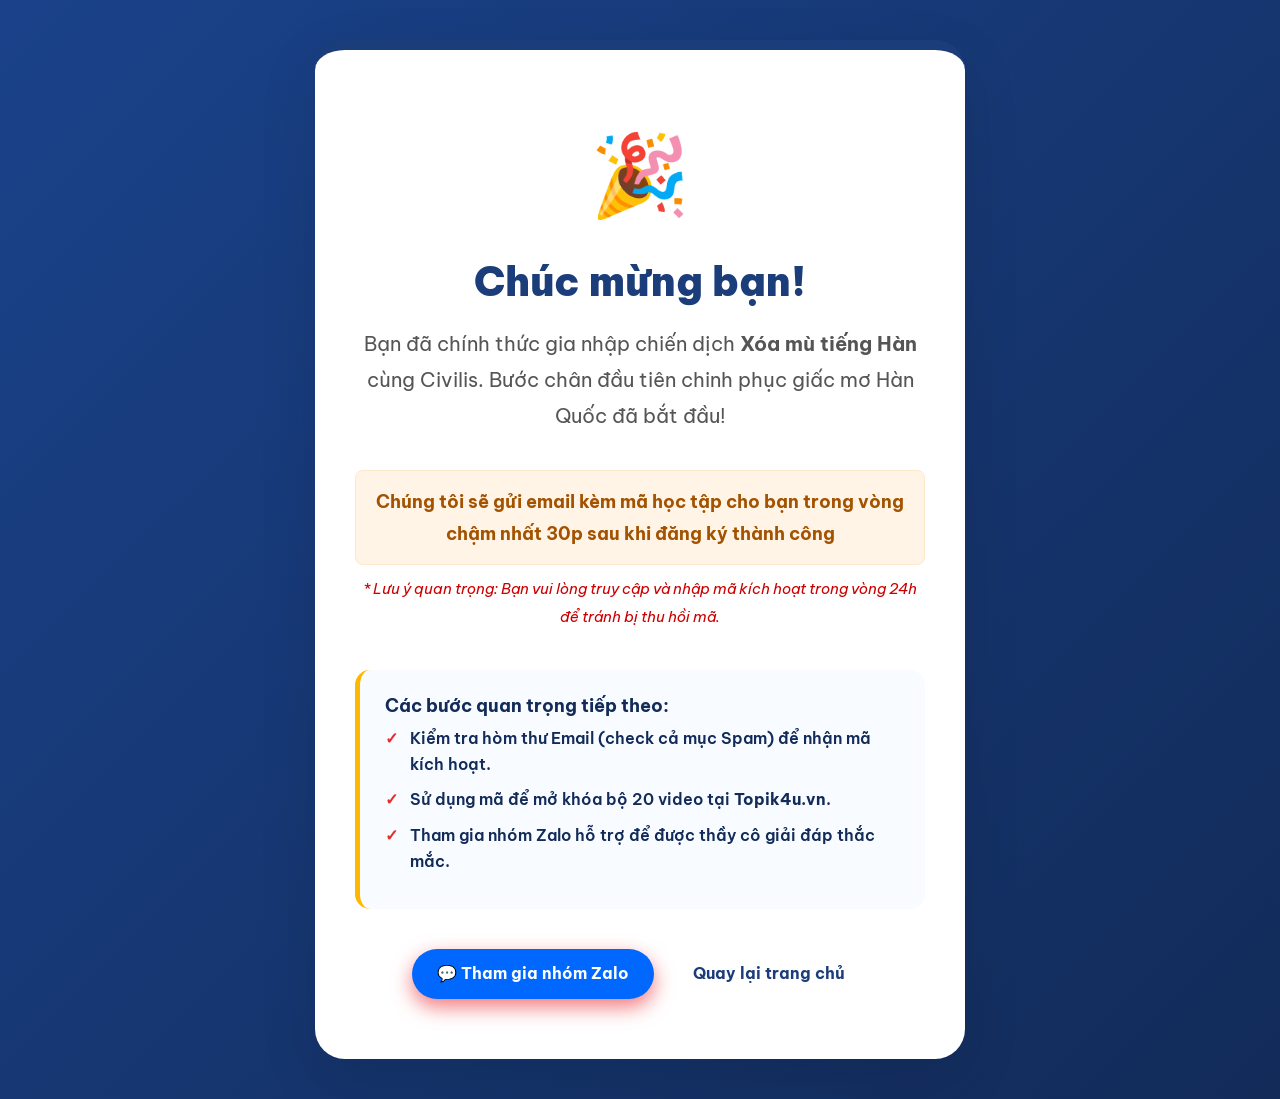
<file: thankyou.html>
<!DOCTYPE html>
<html lang="vi">

<head>
    <meta charset="UTF-8">
    <meta name="viewport" content="width=device-width, initial-scale=1.0">
    <title>Đăng Ký Thành Công | Civilis</title>
    <link rel="preconnect" href="https://fonts.googleapis.com">
    <link rel="preconnect" href="https://fonts.gstatic.com" crossorigin>
    <link href="https://fonts.googleapis.com/css2?family=Be+Vietnam+Pro:wght@400;600;700;800;900&display=swap"
        rel="stylesheet">
    <link rel="stylesheet" href="index.css">
    <link rel="icon" type="image/png" href="logo Civilis favicon.png">

    <!-- ============================================== -->
    <!-- MÃ THEO DÕI (TRACKING CODES) - TRANG THANK YOU -->
    <!-- VÀ GHI NHẬN CHUYỂN ĐỔI (CONVERSION)            -->
    <!-- ============================================== -->

    <!-- Meta Pixel Code (Dán Base Code + Event Lead vào đây) -->
    <script>
    !function(f,b,e,v,n,t,s)
    {if(f.fbq)return;n=f.fbq=function(){n.callMethod?
    n.callMethod.apply(n,arguments):n.queue.push(arguments)};
    if(!f._fbq)f._fbq=n;n.push=n;n.loaded=!0;n.version='2.0';
    n.queue=[];t=b.createElement(e);t.async=!0;
    t.src=v;s=b.getElementsByTagName(e)[0];
    s.parentNode.insertBefore(t,s)}(window, document,'script',
    'https://connect.facebook.net/en_US/fbevents.js');
    fbq('init', '1162978170987121');
    fbq('track', 'PageView');
    fbq('track', 'Lead');
    </script>
    <noscript><img height="1" width="1" style="display:none"
    src="https://www.facebook.com/tr?id=1162978170987121&ev=PageView&noscript=1"
    /></noscript>
    <!-- End Meta Pixel Code -->

    <!-- Google Analytics (GA4 / Google Ads) -->
    <!-- DÁN GOOGLE TAG (gtag.js) Ở ĐÂY -->
    <!-- End Google Analytics -->

    <!-- Google Ads Conversion Tracking Event Snippet -->
    <!-- DÁN EVENT SNIPPET CỦA GOOGLE ADS VÀO ĐÂY (Nếu có) -->

    <style>
        .thankyou-section {
            min-height: 100vh;
            display: flex;
            align-items: center;
            justify-content: center;
            text-align: center;
            padding: 40px 20px;
        }

        .success-card {
            background: #fff;
            padding: 60px 40px;
            border-radius: 30px;
            box-shadow: 0 20px 60px rgba(0, 0, 0, 0.1);
            max-width: 650px;
            width: 100%;
            border-top: 10px solid var(--color-blue);
        }

        .success-icon {
            font-size: 5rem;
            margin-bottom: 20px;
            display: block;
            animation: bounceIn 0.8s cubic-bezier(0.68, -0.55, 0.265, 1.55);
        }

        @keyframes bounceIn {
            0% {
                transform: scale(0.3);
                opacity: 0;
            }

            50% {
                transform: scale(1.05);
                opacity: 1;
            }

            70% {
                transform: scale(0.9);
            }

            100% {
                transform: scale(1);
            }
        }

        .thankyou-title {
            color: var(--color-blue);
            font-size: 2.5rem;
            font-weight: 900;
            margin-bottom: 20px;
        }

        .thankyou-desc {
            font-size: 1.25rem;
            color: #555;
            margin-bottom: 40px;
            line-height: 1.8;
        }

        .next-steps {
            background: #f8fbff;
            padding: 25px;
            border-radius: 15px;
            margin-bottom: 40px;
            border-left: 5px solid var(--color-yellow);
            text-align: left;
        }

        .next-steps h3 {
            color: var(--color-blue-dark);
            margin-bottom: 10px;
            font-size: 1.1rem;
        }

        .next-steps ul {
            list-style: none;
            padding: 0;
        }

        .next-steps li {
            position: relative;
            padding-left: 25px;
            margin-bottom: 10px;
            font-weight: 600;
            color: var(--color-blue-dark);
        }

        .next-steps li::before {
            content: "✓";
            position: absolute;
            left: 0;
            color: var(--color-red);
            font-weight: 900;
        }

        .btn-group {
            display: flex;
            gap: 15px;
            justify-content: center;
        }

        @media (max-width: 600px) {
            .thankyou-title {
                font-size: 1.8rem;
            }

            .btn-group {
                flex-direction: column;
            }
        }
    </style>
</head>

<body class="blue-grad">
    <section class="thankyou-section">
        <div class="success-card">
            <span class="success-icon">🎉</span>
            <h1 class="thankyou-title">Chúc mừng bạn!</h1>
            <p class="thankyou-desc">
                Bạn đã chính thức gia nhập chiến dịch <strong>Xóa mù tiếng Hàn</strong> cùng Civilis. Bước chân đầu tiên
                chinh phục giấc mơ Hàn Quốc đã bắt đầu!
                <br><br>
                <span
                    style="display: block; background: #fff4e5; padding: 15px; border-radius: 8px; color: #a35200; font-weight: 700; font-size: 1.1rem; border: 1px solid #ffe7cc; margin-bottom: 10px;">
                    Chúng tôi sẽ gửi email kèm mã học tập cho bạn trong vòng chậm nhất 30p sau khi đăng ký thành công
                </span>
                <span
                    style="display: block; font-size: 0.95rem; color: #cc0000; font-style: italic; margin-bottom: 25px;">
                    * Lưu ý quan trọng: Bạn vui lòng truy cập và nhập mã kích hoạt trong vòng 24h để tránh bị thu hồi
                    mã.
                </span>
            </p>

            <div class="next-steps">
                <h3>Các bước quan trọng tiếp theo:</h3>
                <ul>
                    <li>Kiểm tra hòm thư Email (check cả mục Spam) để nhận mã kích hoạt.</li>
                    <li>Sử dụng mã để mở khóa bộ 20 video tại <strong>Topik4u.vn</strong>.</li>
                    <li>Tham gia nhóm Zalo hỗ trợ để được thầy cô giải đáp thắc mắc.</li>
                </ul>
            </div>

            <div class="btn-group"
                style="display: flex; gap: 15px; justify-content: center; align-items: center; margin-top: 30px;">
                <a href="https://zalo.me/g/l105v00zva5okswffcoo" target="_blank" class="btn shadow"
                    style="display: inline-block; padding: 12px 25px; text-decoration: none; border-radius: 50px; font-weight: 700; background: #0068ff; color: #fff;">
                    💬 Tham gia nhóm Zalo
                </a>
                <a href="index.html" class="btn"
                    style="color: var(--color-blue); font-weight: 700; text-decoration: none;">Quay lại trang chủ</a>
            </div>
        </div>
    </section>
</body>

</html>
</file>
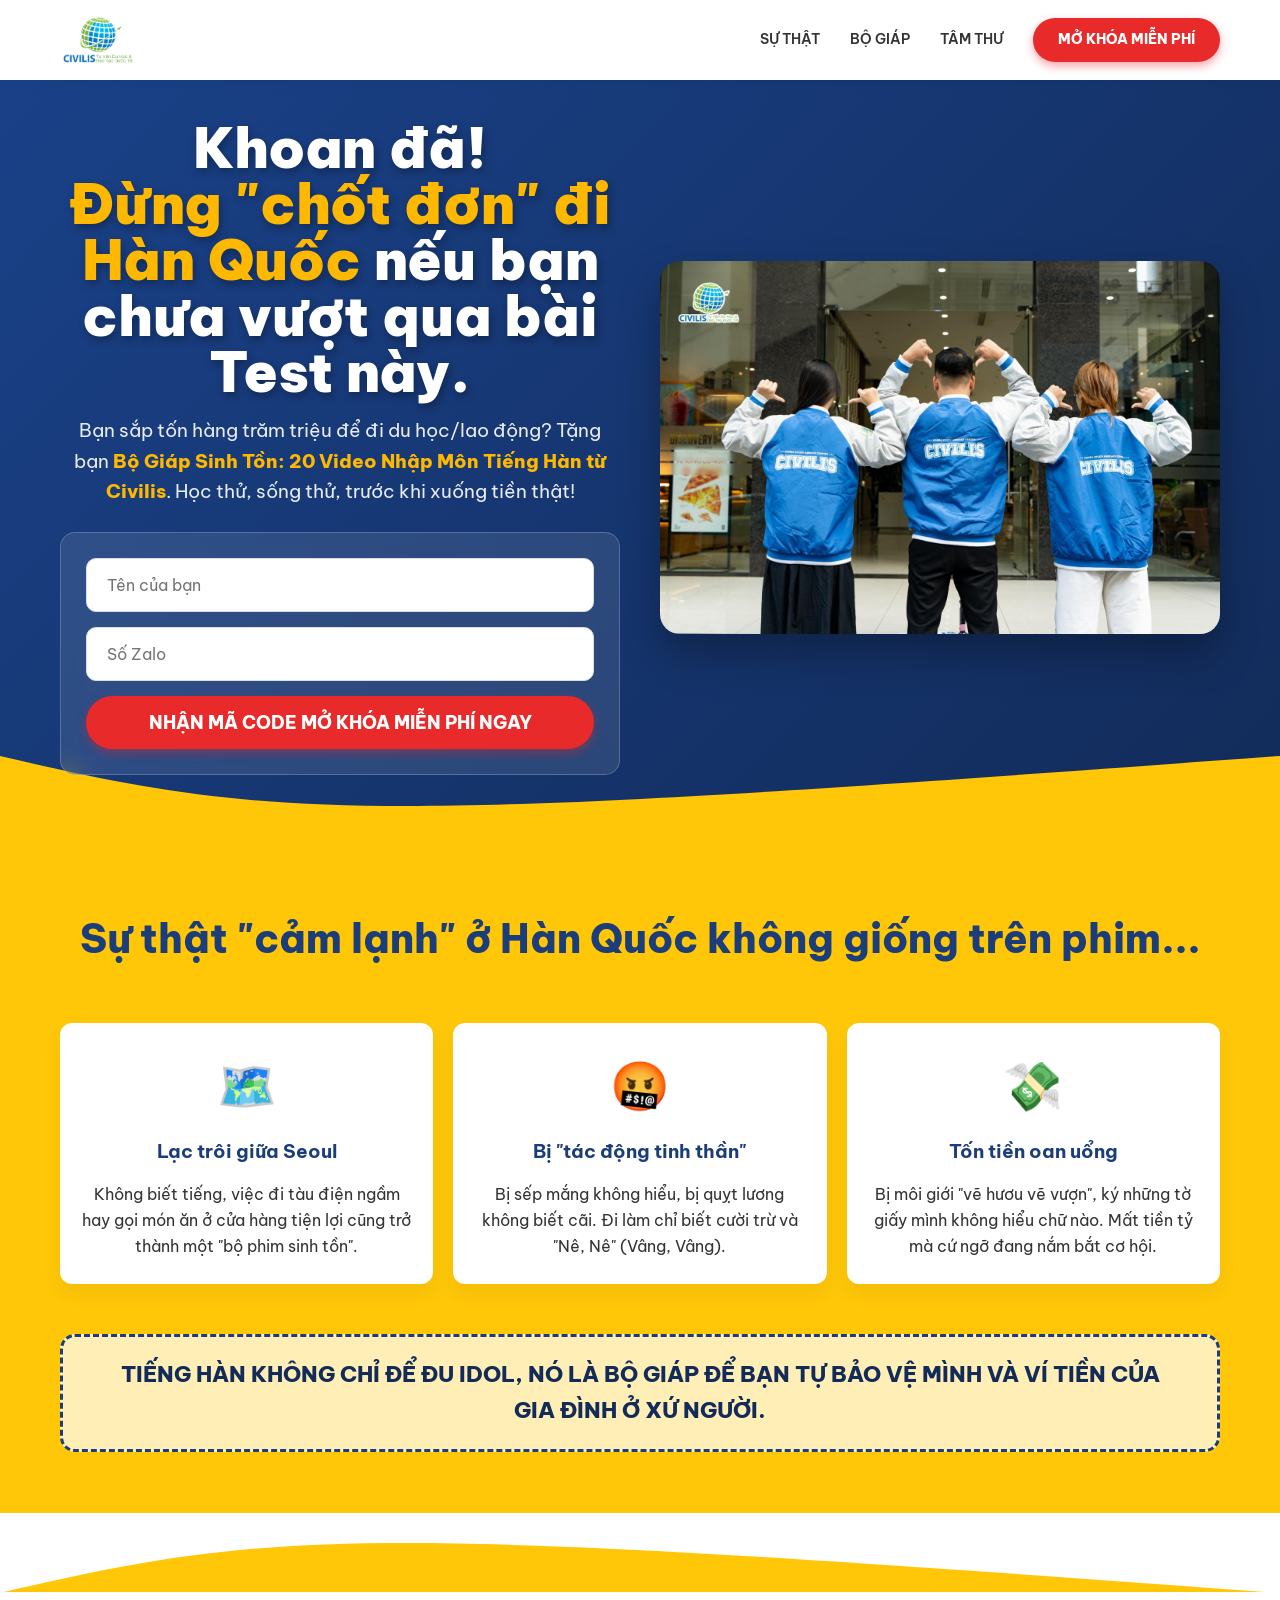
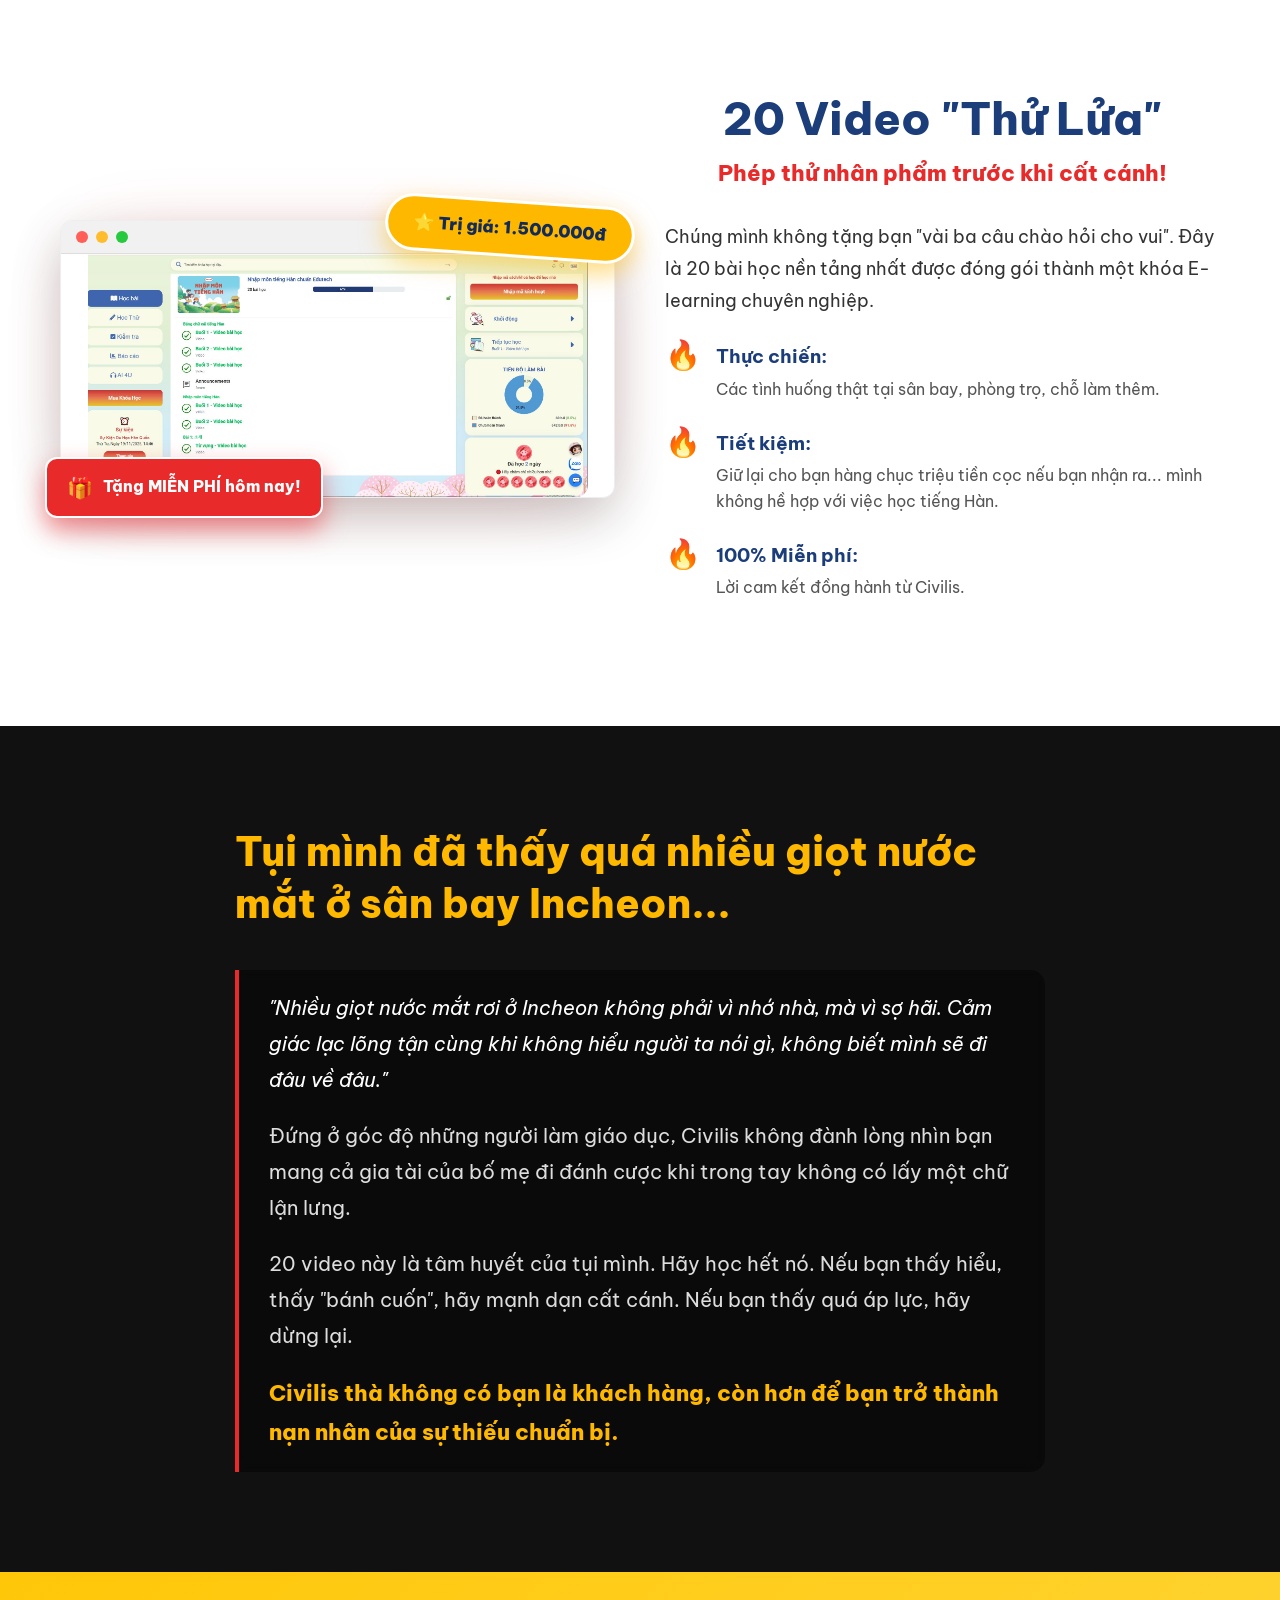
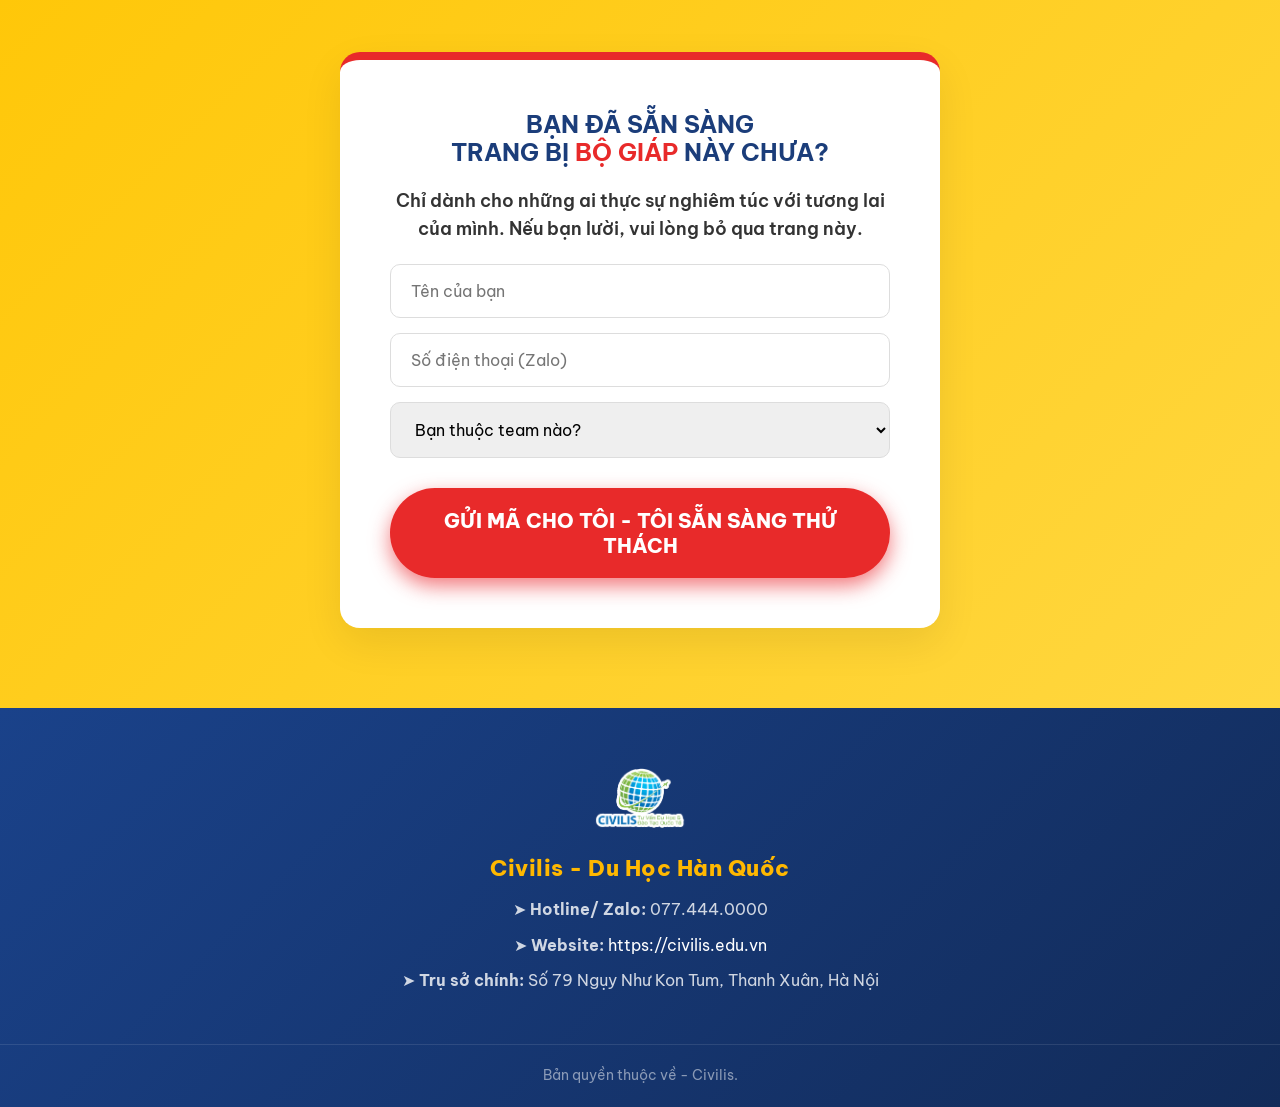
<file: New folder/index2.html>
<!DOCTYPE html>
<html lang="vi">

<head>
    <meta charset="UTF-8">
    <meta name="viewport" content="width=device-width, initial-scale=1.0">
    <title>Xóa Mù Tiếng Hàn | Civilis</title>
    <link rel="preconnect" href="https://fonts.googleapis.com">
    <link rel="preconnect" href="https://fonts.gstatic.com" crossorigin>
    <link
        href="https://fonts.googleapis.com/css2?family=Be+Vietnam+Pro:ital,wght@0,300;0,400;0,500;0,600;0,700;0,800;0,900;1,400;1,600&display=swap"
        rel="stylesheet">
    <link rel="stylesheet" href="../index.css">
    <link rel="icon" type="image/png" href="../logo Civilis favicon.png">
    <style>
        /* Specific adjustments for index2.html */
        button,
        .btn,
        input,
        select,
        textarea {
            font-family: 'Be Vietnam Pro', sans-serif !important;
        }

        .hero-v2 {
            padding-top: 120px;
            padding-bottom: 60px;
        }

        .hero-v2-container {
            display: grid;
            grid-template-columns: 1fr 1fr;
            gap: 40px;
            align-items: center;
        }

        .hero-form-box {
            background: rgba(255, 255, 255, 0.1);
            padding: 25px;
            border-radius: 15px;
            backdrop-filter: blur(10px);
            border: 1px solid rgba(255, 255, 255, 0.2);
            margin-top: 25px;
        }

        .hero-media {
            position: relative;
            border-radius: 20px;
            overflow: hidden;
            box-shadow: 0 20px 40px rgba(0, 0, 0, 0.3);
        }

        .hero-media img,
        .hero-media video {
            width: 100%;
            display: block;
        }

        .text-highlight {
            color: var(--color-yellow);
        }

        .mockup-media img {
            width: 100%;
            max-width: 500px;
            margin: 0 auto;
            display: block;
        }

        .gift-section {
            display: grid;
            grid-template-columns: 1fr 1fr;
            gap: 50px;
            align-items: center;
        }

        .dark-mode-section {
            background: #111;
            color: #eee;
            padding: 100px 0;
            position: relative;
            overflow: hidden;
        }

        .dark-mode-bg {
            position: absolute;
            top: 0;
            left: 0;
            width: 100%;
            height: 100%;
            background: linear-gradient(to right, rgba(17, 17, 17, 0.95) 0%, rgba(17, 17, 17, 0.7) 100%), url('https://images.unsplash.com/photo-1555529771-835f59bfc50c?q=80&w=1974&auto=format&fit=crop') center/cover no-repeat;
            z-index: 1;
        }

        .dark-content {
            position: relative;
            z-index: 2;
            max-width: 850px;
            margin: 0 auto;
        }

        .form-select {
            width: 100%;
            padding: 16px 20px;
            border: 1px solid #ddd;
            border-radius: 10px;
            font-family: 'Be Vietnam Pro', sans-serif;
            font-size: 1rem;
            margin-bottom: 15px;
        }

        .agitation-emoji {
            font-size: 3rem;
            margin-bottom: 15px;
            display: inline-block;
        }

        @media (max-width: 992px) {

            .hero-v2-container,
            .gift-section {
                grid-template-columns: 1fr;
            }
        }
    </style>
</head>

<body>
    <!-- Navbar -->
    <header class="navbar">
        <div class="container nav-content">
            <img src="../logo Civilis.png" alt="Civilis Logo" class="logo">
            <div class="nav-links">
                <a href="#about" class="nav-link">Sự thật</a>
                <a href="#gift" class="nav-link">Bộ giáp</a>
                <a href="#story" class="nav-link">Tâm thư</a>
                <a href="#cta" class="btn btn-red-pill nav-btn">MỞ KHÓA MIỄN PHÍ</a>
            </div>
        </div>
    </header>

    <!-- Section 1: Hero Banner -->
    <section class="hero hero-v2 blue-grad">
        <div class="container hero-v2-container">
            <div class="hero-text text-left">
                <h1 class="hero-title" style="font-size: 3.5rem; text-transform: none;">Khoan đã! <br><span
                        class="text-highlight">Đừng "chốt đơn" đi Hàn Quốc</span> nếu bạn chưa vượt qua bài Test này.
                </h1>
                <p class="hero-desc" style="margin-bottom: 20px;">Bạn sắp tốn hàng trăm triệu để đi du học/lao động?
                    Tặng bạn <strong class="text-highlight" style="font-weight: 800;">Bộ Giáp Sinh Tồn: 20 Video Nhập
                        Môn Tiếng Hàn từ Civilis</strong>. Học thử, sống thử, trước khi xuống tiền thật!</p>

                <div class="hero-form-box">
                    <form>
                        <input type="text" name="name" placeholder="Tên của bạn" required class="form-input"
                            style="margin-bottom: 15px;">
                        <input type="tel" name="zalo" placeholder="Số Zalo" required class="form-input"
                            style="margin-bottom: 15px;">
                        <button type="submit" class="btn btn-red-pill btn-block btn-large">NHẬN MÃ CODE MỞ KHÓA MIỄN PHÍ
                            NGAY</button>
                    </form>
                </div>
            </div>
            <div class="hero-media">
                <!-- Minh họa cảnh đường phố KQ với sinh viên đang hoang mang -->
                <img src="../section1.jpg" alt="Cảnh báo: Đừng đi Hàn nếu không biết điều này">
            </div>
        </div>
        <div class="hero-wave">
            <svg viewBox="0 0 1440 120" xmlns="http://www.w3.org/2000/svg" preserveAspectRatio="none">
                <path d="M0,0 C320,100 420,100 1440,0 L1440,120 L0,120 Z" fill="#FFC708"></path>
            </svg>
        </div>
    </section>

    <!-- Section 2: Agitation -->
    <section id="about" class="pain-points yellow-bg">
        <div class="container">
            <h2 class="section-title text-blue" style="text-transform: none; font-size: 2.5rem; margin-bottom: 60px;">Sự
                thật "cảm lạnh" ở Hàn Quốc không giống trên phim...</h2>

            <div class="card-horizontal-grid">
                <!-- Card 1 -->
                <div class="step-card">
                    <div class="card-body text-center">
                        <span class="agitation-emoji">🗺️</span>
                        <h3 class="text-blue mb-4">Lạc trôi giữa Seoul</h3>
                        <p class="text-dark">Không biết tiếng, việc đi tàu điện ngầm hay gọi món ăn ở cửa hàng tiện lợi
                            cũng trở thành một "bộ phim sinh tồn".</p>
                    </div>
                </div>
                <!-- Card 2 -->
                <div class="step-card">
                    <div class="card-body text-center">
                        <span class="agitation-emoji">🤬</span>
                        <h3 class="text-blue mb-4">Bị "tác động tinh thần"</h3>
                        <p class="text-dark">Bị sếp mắng không hiểu, bị quỵt lương không biết cãi. Đi làm chỉ biết cười
                            trừ và "Nê, Nê" (Vâng, Vâng).</p>
                    </div>
                </div>
                <!-- Card 3 -->
                <div class="step-card">
                    <div class="card-body text-center">
                        <span class="agitation-emoji">💸</span>
                        <h3 class="text-blue mb-4">Tốn tiền oan uổng</h3>
                        <p class="text-dark">Bị môi giới "vẽ hươu vẽ vượn", ký những tờ giấy mình không hiểu chữ nào.
                            Mất tiền tỷ mà cứ ngỡ đang nắm bắt cơ hội.</p>
                    </div>
                </div>
            </div>

            <div class="text-center" style="margin-top: 50px;">
                <p
                    style="font-size: 1.4rem; font-weight: 800; color: var(--color-blue-dark); text-transform: uppercase; background: rgba(255,255,255,0.7); display: inline-block; padding: 20px 40px; border-radius: 15px; border: 3px dashed var(--color-blue);">
                    Tiếng Hàn không chỉ để đu idol, nó là BỘ GIÁP để bạn tự bảo vệ mình và ví tiền của gia đình ở xứ
                    người.
                </p>
            </div>
        </div>
        <div class="yellow-wave-bottom">
            <svg viewBox="0 0 1440 120" xmlns="http://www.w3.org/2000/svg" preserveAspectRatio="none">
                <path d="M0,120 C320,20 420,20 1440,120 L1440,0 L0,0 Z" fill="#ffffff"></path>
            </svg>
        </div>
    </section>

    <!-- Section 3: The Gift -->
    <section id="gift" class="white-bg" style="padding: 100px 0;">
        <div class="container gift-section">
            <div class="mockup-media" style="position: relative;">
                <!-- Glowing shadow behind -->
                <div
                    style="position: absolute; top: 10%; left: 5%; right: 5%; bottom: 5%; background: var(--color-red); filter: blur(40px); opacity: 0.25; z-index: 0; border-radius: 30px;">
                </div>

                <!-- Browser Window Frame -->
                <div
                    style="position: relative; z-index: 1; background: #fff; border-radius: 12px; overflow: hidden; box-shadow: 0 20px 50px rgba(0,0,0,0.2); border: 1px solid #eee;">
                    <!-- Window Header -->
                    <div
                        style="background: #f1f1f1; padding: 10px 15px; display: flex; gap: 8px; align-items: center; border-bottom: 1px solid #ddd;">
                        <span
                            style="width: 12px; height: 12px; border-radius: 50%; background: #ff5f56; display: inline-block;"></span>
                        <span
                            style="width: 12px; height: 12px; border-radius: 50%; background: #ffbd2e; display: inline-block;"></span>
                        <span
                            style="width: 12px; height: 12px; border-radius: 50%; background: #27c93f; display: inline-block;"></span>
                        <!-- <span style="margin-left: 15px; font-size: 0.8rem; color: #888; font-weight: 600; font-family: sans-serif;">elearning.civilis.com</span> -->
                    </div>
                    <!-- Captured Image -->
                    <img src="../20baihoc.JPG" alt="20 Bài học nhập môn tiếng Hàn"
                        style="width: 100%; display: block; border-radius: 0 0 12px 12px;">
                </div>

                <!-- Floating Badge 1: Value -->
                <div
                    style="position: absolute; top: -20px; right: -20px; z-index: 2; background: var(--color-yellow); color: var(--color-blue-dark); padding: 12px 25px; border-radius: 30px; font-weight: 900; font-size: 1.05rem; box-shadow: 0 10px 25px rgba(255, 184, 0, 0.5); border: 3px solid #fff; transform: rotate(4deg); animation: float 3s ease-in-out infinite;">
                    ⭐️ Trị giá: 1.500.000đ
                </div>

                <!-- Floating Badge 2: Scarcity / Hook -->
                <div
                    style="position: absolute; bottom: -20px; left: -15px; z-index: 2; background: var(--color-red); color: white; padding: 12px 20px; border-radius: 12px; font-weight: 800; font-size: 1rem; box-shadow: 0 12px 25px rgba(233, 33, 40, 0.5); display: flex; align-items: center; gap: 10px; border: 2px solid #fff;">
                    <span style="font-size: 1.3rem;">🎁</span> Tặng MIỄN PHÍ hôm nay!
                </div>

                <style>
                    @keyframes float {
                        0% {
                            transform: translateY(0px) rotate(4deg);
                        }

                        50% {
                            transform: translateY(-8px) rotate(6deg);
                        }

                        100% {
                            transform: translateY(0px) rotate(4deg);
                        }
                    }
                </style>
            </div>
            <div>
                <h2 class="section-title text-left text-blue" style="text-transform: none; font-size: 2.8rem;">20 Video
                    "Thử Lửa"</h2>
                <p class="section-subtitle text-left text-dark"
                    style="margin-bottom: 30px; font-weight: 800; color: var(--color-red); font-size: 1.4rem;">Phép thử
                    nhân phẩm trước khi cất cánh!</p>
                <p style="font-size: 1.1rem; margin-bottom: 25px; line-height: 1.8;">Chúng mình không tặng bạn "vài ba
                    câu chào hỏi cho vui". Đây là 20 bài học nền tảng nhất được đóng gói thành một khóa E-learning
                    chuyên nghiệp.</p>

                <ul style="list-style: none;">
                    <li style="margin-bottom: 25px; display: flex; align-items: flex-start; gap: 15px;">
                        <span style="font-size: 1.8rem; line-height: 1;">🔥</span>
                        <div>
                            <strong
                                style="color: var(--color-blue); font-size: 1.2rem; display: block; margin-bottom: 5px;">Thực
                                chiến:</strong>
                            <p style="margin: 0; color: #555;">Các tình huống thật tại sân bay, phòng trọ, chỗ làm thêm.
                            </p>
                        </div>
                    </li>
                    <li style="margin-bottom: 25px; display: flex; align-items: flex-start; gap: 15px;">
                        <span style="font-size: 1.8rem; line-height: 1;">🔥</span>
                        <div>
                            <strong
                                style="color: var(--color-blue); font-size: 1.2rem; display: block; margin-bottom: 5px;">Tiết
                                kiệm:</strong>
                            <p style="margin: 0; color: #555;">Giữ lại cho bạn hàng chục triệu tiền cọc nếu bạn nhận
                                ra... mình không hề hợp với việc học tiếng Hàn.</p>
                        </div>
                    </li>
                    <li style="margin-bottom: 25px; display: flex; align-items: flex-start; gap: 15px;">
                        <span style="font-size: 1.8rem; line-height: 1;">🔥</span>
                        <div>
                            <strong
                                style="color: var(--color-blue); font-size: 1.2rem; display: block; margin-bottom: 5px;">100%
                                Miễn phí:</strong>
                            <p style="margin: 0; color: #555;">Lời cam kết đồng hành từ Civilis.</p>
                        </div>
                    </li>
                </ul>
            </div>
        </div>
    </section>

    <!-- Section 4: Brand Story -->
    <section id="story" class="dark-mode-section">
        <div class="dark-mode-bg"></div>
        <div class="container dark-content">
            <h2 class="section-title"
                style="color: var(--color-yellow); text-align: left; font-size: 2.5rem; text-transform: none; margin-bottom: 40px; line-height: 1.3;">
                Tụi mình đã thấy quá nhiều giọt nước mắt ở sân bay Incheon...</h2>

            <div
                style="font-size: 1.25rem; line-height: 1.8; border-left: 4px solid var(--color-red); padding-left: 30px; background: rgba(0,0,0,0.4); padding-top: 20px; padding-bottom: 20px; padding-right: 20px; border-radius: 0 15px 15px 0; backdrop-filter: blur(5px);">
                <p style="margin-bottom: 20px; font-style: italic; color: #fff;">
                    "Nhiều giọt nước mắt rơi ở Incheon không phải vì nhớ nhà, mà vì sợ hãi. Cảm giác lạc lõng tận cùng
                    khi không hiểu người ta nói gì, không biết mình sẽ đi đâu về đâu."
                </p>
                <p style="margin-bottom: 20px; color: #ddd;">
                    Đứng ở góc độ những người làm giáo dục, Civilis không đành lòng nhìn bạn mang cả gia tài của bố mẹ
                    đi đánh cược khi trong tay không có lấy một chữ lận lưng.
                </p>
                <p style="margin-bottom: 20px; color: #ddd;">
                    20 video này là tâm huyết của tụi mình. Hãy học hết nó. Nếu bạn thấy hiểu, thấy "bánh cuốn", hãy
                    mạnh dạn cất cánh. Nếu bạn thấy quá áp lực, hãy dừng lại.
                </p>
                <p style="font-weight: 800; color: var(--color-yellow); font-size: 1.35rem;">
                    Civilis thà không có bạn là khách hàng, còn hơn để bạn trở thành nạn nhân của sự thiếu chuẩn bị.
                </p>
            </div>
        </div>
    </section>

    <!-- Section 5: Commitment & CTA -->
    <section id="cta" class="registration-section"
        style="background: linear-gradient(135deg, var(--color-yellow-light), #ffd740);">
        <div class="container reg-container">
            <div class="reg-form-wrapper" style="border-top: 8px solid var(--color-red); padding: 50px;">
                <h2 class="text-blue text-center mb-4" style="text-transform: uppercase;">Bạn đã sẵn sàng<br> trang bị
                    <span style="color: var(--color-red);">BỘ GIÁP</span> này chưa?
                </h2>
                <p class="text-center mb-4 text-dark" style="font-weight: 600; font-size: 1.1rem;">Chỉ dành cho những ai
                    thực sự nghiêm túc với tương lai của mình. Nếu bạn lười, vui lòng bỏ qua trang này.</p>

                <form class="reg-form">
                    <input type="text" name="name" placeholder="Tên của bạn" required class="form-input">
                    <input type="tel" name="zalo" placeholder="Số điện thoại (Zalo)" required class="form-input">
                    <select name="plan" class="form-select" required>
                        <option value="">Bạn thuộc team nào?</option>
                        <option value="duhoc">Team Du Học</option>
                        <option value="laodong">Team Lao Động</option>
                        <option value="tinhsau">Team Tính sau</option>
                    </select>
                    <button type="submit" class="btn btn-red-pill btn-block btn-large shadow"
                        style="font-size: 1.25rem; padding: 20px;">GỬI MÃ CHO TÔI - TÔI SẴN SÀNG THỬ THÁCH</button>
                </form>
            </div>
        </div>
    </section>

    <!-- Footer -->
    <footer class="footer blue-grad">
        <div class="container footer-layout">
            <div class="footer-col">
                <img src="../logo Civilis.png" alt="Civilis" style="height: 60px; margin-bottom: 20px;">
                <h3 class="footer-title"
                    style="color: var(--color-yellow); letter-spacing: 0.5px; margin-bottom: 15px; font-size: 1.4rem;">
                    Civilis - Du Học Hàn Quốc</h3>
                <p style="margin-bottom: 10px;">➤ <strong>Hotline/ Zalo:</strong> 077.444.0000</p>
                <p style="margin-bottom: 10px;">➤ <strong>Website:</strong> <a href="https://civilis.edu.vn"
                        style="color: var(--color-white); text-decoration: none;">https://civilis.edu.vn</a></p>
                <p style="margin-bottom: 10px;">➤ <strong>Trụ sở chính:</strong> Số 79 Ngụy Như Kon Tum, Thanh Xuân, Hà
                    Nội</p>
            </div>
        </div>
        <div class="footer-bottom">
            <p>Bản quyền thuộc về - Civilis.</p>
        </div>
    </footer>
    <script>
        // CẤU HÌNH: Dán URL Web App của Google Apps Script vào đây sau khi Deploy thành công
        const SCRIPT_URL = 'https://script.google.com/macros/s/AKfycby90Bo2MYsATFWPx5T9BnS0zT0EFMnDg1tIIAeQODGenzGB_ZVUQYqMiAB1mLKKLOoH/exec';

        async function handleFormSubmit(event) {
            event.preventDefault();
            const form = event.target;
            const submitBtn = form.querySelector('button[type="submit"]');
            const originalBtnText = submitBtn.innerText;

            // Hiển thị trạng thái đang gửi
            submitBtn.disabled = true;
            submitBtn.innerText = 'Đang đăng ký...';

            if (SCRIPT_URL === 'YOUR_GOOGLE_SCRIPT_URL_HERE') {
                console.warn('Vui lòng cấu hình SCRIPT_URL');
                setTimeout(() => {
                    window.location.href = '../thankyou.html';
                }, 1000);
                return;
            }

            try {
                const formData = new FormData(form);
                formData.append('url', window.location.href); // Thêm URL trang hiện tại
                const queryParams = new URLSearchParams(formData).toString();

                await fetch(`${SCRIPT_URL}?${queryParams}`, {
                    method: 'POST',
                    mode: 'no-cors'
                });

                // Chuyển hướng sang trang cảm ơn (ở thư mục cha)
                window.location.href = '../thankyou.html';

            } catch (error) {
                console.error('Lỗi khi gửi form:', error);
                alert('Có lỗi xảy ra, vui lòng thử lại sau hoặc liên hệ Zalo 077.444.0000');
                submitBtn.disabled = false;
                submitBtn.innerText = originalBtnText;
            }
        }

        document.querySelectorAll('form').forEach(form => {
            form.addEventListener('submit', handleFormSubmit);
        });
    </script>
</body>

</html>
</file>
<file: index.css>
html {
    scroll-behavior: smooth;
}

:root {
    --color-blue: #1b3d7a;
    --color-blue-dark: #122b59;
    --color-blue-grad: linear-gradient(135deg, #1A428A, #122b59);
    --color-yellow: #FFB800;
    --color-yellow-light: #FFC708;
    --color-red: #E82A2A;
    --color-red-hover: #cc1b21;
    --color-white: #ffffff;
    --color-dark: #333333;
    --color-grey: #f0f0f0;
}

* {
    margin: 0;
    padding: 0;
    box-sizing: border-box;
}

body {
    font-family: 'Be Vietnam Pro', sans-serif;
    color: var(--color-dark);
    line-height: 1.6;
    overflow-x: hidden;
    background-color: var(--color-white);
}

.container {
    max-width: 1200px;
    margin: 0 auto;
    padding: 0 20px;
}

/* Helpers */
.text-center {
    text-align: center;
}

.text-blue {
    color: var(--color-blue);
}

.text-dark {
    color: var(--color-dark);
}

.mb-4 {
    margin-bottom: 20px;
}

.white-bg {
    background-color: var(--color-white);
}

/* Typography */
h1,
h2,
h3,
h4 {
    line-height: 1.2;
}

.section-title {
    font-size: 2.2rem;
    font-weight: 800;
    text-transform: uppercase;
    text-align: center;
    margin-bottom: 10px;
}

.section-subtitle {
    text-align: center;
    font-size: 1.15rem;
    margin-bottom: 40px;
    max-width: 800px;
    margin-inline: auto;
}

/* Buttons */
.btn {
    display: inline-block;
    padding: 10px 24px;
    border: none;
    cursor: pointer;
    text-decoration: none;
    font-weight: 800;
    transition: all 0.3s ease;
    text-align: center;
}

.btn-red-pill {
    background-color: var(--color-red);
    color: var(--color-white);
    border-radius: 50px;
    box-shadow: 0 4px 10px rgba(233, 33, 40, 0.4);
    text-transform: uppercase;
}

.btn-red-pill:hover {
    background-color: var(--color-red-hover);
    transform: translateY(-2px);
    box-shadow: 0 6px 15px rgba(233, 33, 40, 0.5);
}

.btn-large {
    padding: 15px 40px;
    font-size: 1.1rem;
}

.btn-block {
    display: block;
    width: 100%;
}

.shadow {
    box-shadow: 0 8px 20px rgba(233, 33, 40, 0.6);
}

/* Navbar */
.navbar {
    position: fixed;
    top: 0;
    width: 100%;
    background: var(--color-white);
    z-index: 1000;
    box-shadow: 0 2px 10px rgba(0, 0, 0, 0.05);
}

.nav-content {
    display: flex;
    justify-content: space-between;
    align-items: center;
    height: 80px;
}

.logo {
    height: 50px;
}

.nav-links {
    display: flex;
    gap: 30px;
    align-items: center;
}

.nav-link {
    color: var(--color-dark);
    text-decoration: none;
    font-weight: 600;
    text-transform: uppercase;
    font-size: 0.9rem;
    transition: color 0.2s;
}

.nav-link:hover {
    color: var(--color-blue);
}

.nav-btn {
    font-size: 0.9rem;
    padding: 10px 25px;
}

/* Blue Grad Background */
.blue-grad {
    background: var(--color-blue-grad);
    color: var(--color-white);
}

/* Hero Section */
.hero {
    position: relative;
    padding-top: 130px;
    /* offset navbar */
    padding-bottom: 80px;
}

.hero-container {
    display: flex;
    align-items: center;
    justify-content: center;
    min-height: 50vh;
}

.hero-text {
    text-align: center;
    max-width: 800px;
    z-index: 2;
}

.hero-top-text {
    background-color: var(--color-red);
    display: inline-block;
    padding: 6px 15px;
    border-radius: 30px;
    font-size: 0.85rem;
    font-weight: 800;
    margin-bottom: 15px;
}

.hero-title {
    font-size: 4.5rem;
    font-weight: 900;
    line-height: 1;
    margin-bottom: 15px;
    text-shadow: 2px 4px 8px rgba(0, 0, 0, 0.3);
}

.hero-subtitle {
    font-size: 2.2rem;
    color: var(--color-yellow);
    margin-bottom: 20px;
    font-weight: 400;
}

.hero-subtitle strong {
    font-weight: 900;
    font-size: 2.8rem;
}

.hero-desc {
    font-size: 1.2rem;
    color: rgba(255, 255, 255, 0.9);
    margin-bottom: 40px;
}

/* Waves */
.hero-wave {
    position: absolute;
    bottom: -1px;
    left: 0;
    width: 100%;
    line-height: 0;
}

.hero-wave svg {
    display: block;
    width: 100%;
    height: 80px;
}

.yellow-wave-bottom {
    position: absolute;
    bottom: -1px;
    left: 0;
    width: 100%;
    line-height: 0;
}

.yellow-wave-bottom svg {
    display: block;
    width: 100%;
    height: 80px;
}

/* Pain Points (Yellow bg) */
.yellow-bg {
    background: var(--color-yellow-light);
    position: relative;
    padding: 80px 0 140px;
    /* space for bottom wave */
}

.card-horizontal-grid {
    display: grid;
    grid-template-columns: repeat(3, 1fr);
    gap: 20px;
    margin-top: 50px;
}

.step-card {
    background: var(--color-white);
    border-radius: 12px;
    overflow: hidden;
    box-shadow: 0 10px 20px rgba(0, 0, 0, 0.05);
    transition: transform 0.3s;
}

.step-card:hover {
    transform: translateY(-5px);
}

.card-header {
    background: var(--color-blue);
    color: var(--color-white);
    padding: 15px;
    text-align: center;
    font-weight: 800;
    font-size: 1.1rem;
    text-transform: uppercase;
}

.card-body {
    padding: 25px 20px;
    min-height: 200px;
}

.card-body ul {
    list-style: none;
}

.card-body ul li {
    margin-bottom: 15px;
    position: relative;
    padding-left: 20px;
    font-size: 0.95rem;
    color: #444;
}

.card-body ul li::before {
    content: '•';
    color: var(--color-red);
    position: absolute;
    left: 0;
    font-weight: bold;
    font-size: 1.2rem;
    line-height: 1;
}

/* Story Section */
.story-section {
    padding: 100px 0;
    position: relative;
    z-index: 10;
}

.banner-box {
    background: var(--color-grey);
    border-radius: 20px;
    padding: 40px;
    text-align: center;
    position: relative;
    box-shadow: inset 0 0 0 4px var(--color-blue);
}

.banner-badge {
    background: var(--color-yellow);
    color: var(--color-blue-dark);
    font-weight: 800;
    padding: 5px 15px;
    border-radius: 20px;
    text-transform: uppercase;
    font-size: 0.85rem;
    position: absolute;
    top: -15px;
    left: 50%;
    transform: translateX(-50%);
}

.banner-title {
    font-size: 2.2rem;
    font-weight: 900;
    margin-bottom: 30px;
    text-transform: uppercase;
}

.banner-content .quote {
    font-style: italic;
    font-size: 1.3rem;
    color: var(--color-blue-dark);
    max-width: 800px;
    margin: 0 auto 30px;
    border-left: 4px solid var(--color-red);
    border-right: 4px solid var(--color-red);
    padding: 0 20px;
}

.banner-content .desc {
    max-width: 900px;
    margin: 0 auto 40px;
    font-size: 1.1rem;
    color: #555;
    font-weight: 600;
}

/* Registration Section */
.registration-section {
    padding: 80px 0;
    background: #fafafa;
}

.reg-container {
    display: flex;
    justify-content: center;
}

.reg-form-wrapper {
    background: var(--color-white);
    padding: 40px 50px;
    border-radius: 20px;
    box-shadow: 0 15px 40px rgba(0, 0, 0, 0.08);
    width: 100%;
    max-width: 600px;
    border-top: 8px solid var(--color-blue);
}

.reg-form {
    display: flex;
    flex-direction: column;
    gap: 15px;
}

.form-input {
    width: 100%;
    padding: 16px 20px;
    border: 1px solid #ddd;
    border-radius: 10px;
    font-family: 'Outfit', sans-serif;
    font-size: 1rem;
    transition: all 0.3s;
}

.form-input:focus {
    outline: none;
    border-color: var(--color-blue);
    box-shadow: 0 0 0 3px rgba(27, 61, 122, 0.1);
}

.form-note {
    text-align: center;
    font-size: 0.85rem;
    color: #888;
    margin-top: 10px;
}

/* Footer */
.footer {
    padding: 60px 0 20px;
}

/* Guide Section */
.guide-section {
    padding: 100px 0;
    background-color: #f8fbff;
}

.guide-grid {
    display: grid;
    grid-template-columns: repeat(3, 1fr);
    gap: 30px;
    margin-top: 60px;
}

.guide-step {
    background: #fff;
    border-radius: 20px;
    padding: 40px 30px;
    text-align: center;
    position: relative;
    box-shadow: 0 10px 30px rgba(0, 0, 0, 0.05);
    border: 1px solid #eee;
    transition: transform 0.3s ease;
}

.guide-step:hover {
    transform: translateY(-10px);
}

.step-number {
    position: absolute;
    top: -20px;
    left: 50%;
    transform: translateX(-50%);
    width: 40px;
    height: 40px;
    background: var(--color-blue-dark);
    color: #fff;
    border-radius: 50%;
    display: flex;
    align-items: center;
    justify-content: center;
    font-weight: 900;
    font-size: 1.2rem;
    border: 4px solid #f8fbff;
}

.guide-step:nth-child(2) .step-number {
    background: var(--color-yellow);
}

.guide-step:nth-child(3) .step-number {
    background: var(--color-red);
}

.guide-step.step-blue {
    border-bottom: 6px solid var(--color-blue);
}

.guide-step.step-yellow {
    border-bottom: 6px solid var(--color-yellow);
}

.guide-step.step-red {
    border-bottom: 6px solid var(--color-red);
}

.guide-icon {
    font-size: 4rem;
    margin-bottom: 20px;
    display: block;
}

.guide-title {
    font-size: 1.4rem;
    font-weight: 800;
    margin-bottom: 15px;
    letter-spacing: -0.5px;
}

.guide-step.step-blue .guide-title {
    color: var(--color-blue);
}

.guide-step.step-yellow .guide-title {
    color: var(--color-yellow);
}

.guide-step.step-red .guide-title {
    color: var(--color-red);
}

.guide-text {
    font-size: 1rem;
    color: #666;
    line-height: 1.6;
}

.topik4u-preview {
    margin-top: 60px;
    text-align: center;
}

.topik4u-preview img {
    max-width: 1000px;
    width: 100%;
    border-radius: 15px;
    box-shadow: 0 20px 50px rgba(0, 0, 0, 0.1);
    margin-top: 20px;
}

.guide-images-grid {
    display: grid;
    grid-template-columns: repeat(3, 1fr);
    gap: 25px;
    margin-top: 40px;
}

.instruction-box {
    text-align: center;
}

.instruction-box img {
    width: 100%;
    border-radius: 12px;
    border: 1px solid #ddd;
    box-shadow: 0 5px 20px rgba(0, 0, 0, 0.05);
    margin-bottom: 15px;
    transition: transform 0.3s ease;
}

.instruction-box img:hover {
    transform: scale(1.02);
}

.instruction-box p {
    font-weight: 700;
    color: var(--color-blue-dark);
    font-size: 1rem;
}

/* Footer */

.footer-layout {
    display: flex;
    justify-content: center;
    text-align: center;
    margin-bottom: 40px;
}

.footer-title {
    font-weight: 800;
    margin-bottom: 20px;
    color: var(--color-yellow);
}

.footer-col p {
    color: rgba(255, 255, 255, 0.8);
    margin-bottom: 10px;
}

.footer-bottom {
    text-align: center;
    border-top: 1px solid rgba(255, 255, 255, 0.1);
    padding-top: 20px;
    color: rgba(255, 255, 255, 0.5);
    font-size: 0.85rem;
}

/* Responsive */
@media (max-width: 992px) {
    .card-horizontal-grid {
        grid-template-columns: repeat(2, 1fr);
    }
}

@media (max-width: 768px) {
    .hero-title {
        font-size: 3rem;
    }

    .hero-subtitle {
        font-size: 1.5rem;
    }

    .hero-subtitle strong {
        font-size: 2rem;
    }

    .card-horizontal-grid {
        grid-template-columns: 1fr;
    }

    .nav-links {
        display: none;
    }

    .hero {
        padding-top: 100px;
    }

    .reg-form-wrapper {
        padding: 30px 20px;
    }
}

/* Director's Story Section */
.director-story {
    position: relative;
    overflow: hidden;
    background: #ffffff;
}

.director-story::before {
    content: "“";
    position: absolute;
    top: 50px;
    right: 5%;
    font-size: 15rem;
    color: #f0f0f0;
    font-family: serif;
    line-height: 1;
    z-index: 0;
}

.director-grid {
    position: relative;
    z-index: 1;
    display: grid;
    grid-template-columns: 0.8fr 1.2fr;
    gap: 60px;
    align-items: center;
}

.director-image {
    position: relative;
}

.director-image::after {
    content: "";
    position: absolute;
    top: 20px;
    left: -20px;
    right: 20px;
    bottom: -20px;
    border: 2px solid var(--color-yellow);
    border-radius: 20px;
    z-index: -1;
}

.director-image img {
    width: 100%;
    aspect-ratio: 3 / 4;
    object-fit: cover;
    object-position: top;
    border-radius: 20px;
    box-shadow: 0 20px 40px rgba(0, 0, 0, 0.1);
    display: block;
}

.director-text {
    padding-right: 20px;
}

.director-text p {
    font-size: 1.1rem;
    margin-bottom: 20px;
    color: #444;
}

.director-text .intro-text {
    font-size: 1.2rem;
    line-height: 1.8;
}

.highlight-box {
    background: #f8fbff;
    padding: 25px;
    border-left: 5px solid var(--color-red);
    border-radius: 0 15px 15px 0;
    margin-bottom: 30px;
}

.highlight-box p {
    margin-bottom: 15px;
    font-weight: 600;
    color: var(--color-blue);
    font-style: italic;
}

.final-quote {
    font-size: 1.3rem !important;
    font-weight: 800;
    color: var(--color-red) !important;
}

@media (max-width: 992px) {
    .director-grid {
        grid-template-columns: 1fr;
        gap: 40px;
    }

    .director-image::after {
        display: none;
    }

    .director-story::before {
        font-size: 10rem;
    }
}

.director-caption {
    margin-top: 20px;
    padding: 0 20px;
    font-size: 0.95rem;
    font-weight: 700;
    color: var(--color-blue);
    text-align: center;
    line-height: 1.4;
}

/* Responsive Fixes */
@media (max-width: 768px) {
    .guide-grid, 
    .guide-images-grid, 
    .card-horizontal-grid {
        grid-template-columns: 1fr !important;
        gap: 30px;
    }

    .section-title {
        font-size: 2rem !important;
        margin-bottom: 30px !important;
    }

    .hero-v2-container {
        grid-template-columns: 1fr !important;
    }

    .hero-text.text-left {
        text-align: center !important;
    }
    
    .hero-form-box {
        margin-top: 30px;
    }

    /* Button font size reduction 10% */
    .btn-gift-cta, .btn-reg-cta {
        font-size: 1.15rem !important;
        padding: 15px 30px !important;
    }
}
</file>
<file: topik4u.css>
:root {
    --primary: #4F46E5;
    --primary-dark: #3730A3;
    --secondary: #EC4899;
    --accent: #F59E0B;
    --bg-dark: #0F172A;
    --bg-light: #F8FAFC;
    --text-main: #1E293B;
    --text-muted: #64748B;
    --white: #FFFFFF;
    --glass: rgba(255, 255, 255, 0.1);
    --glass-border: rgba(255, 255, 255, 0.2);
    --shadow-lg: 0 10px 15px -3px rgba(0, 0, 0, 0.1), 0 4px 6px -2px rgba(0, 0, 0, 0.05);
    --font-main: 'Inter', sans-serif;
}

* {
    margin: 0;
    padding: 0;
    box-sizing: border-box;
}

body {
    font-family: var(--font-main);
    color: var(--text-main);
    background-color: var(--bg-light);
    line-height: 1.6;
    overflow-x: hidden;
}

.container {
    max-width: 1200px;
    margin: 0 auto;
    padding: 0 20px;
}

/* Typography */
h1, h2, h3, h4 {
    font-weight: 800;
    line-height: 1.2;
}

.text-gradient {
    background: linear-gradient(135deg, var(--primary), var(--secondary));
    -webkit-background-clip: text;
    -webkit-text-fill-color: transparent;
}

/* Navbar */
.navbar {
    position: fixed;
    top: 0;
    left: 0;
    width: 100%;
    z-index: 1000;
    padding: 20px 0;
    background: rgba(255, 255, 255, 0.8);
    backdrop-filter: blur(10px);
    border-bottom: 1px solid rgba(0, 0, 0, 0.05);
}

.nav-container {
    display: flex;
    justify-content: space-between;
    align-items: center;
}

.logo {
    font-size: 1.5rem;
    font-weight: 900;
    color: var(--primary);
    text-decoration: none;
    display: flex;
    align-items: center;
    gap: 10px;
}

.logo span {
    color: var(--secondary);
}

/* Hero Section */
.hero {
    padding: 160px 0 100px;
    background: radial-gradient(circle at top right, rgba(79, 70, 229, 0.1), transparent),
                radial-gradient(circle at bottom left, rgba(236, 72, 153, 0.1), transparent);
}

.hero-grid {
    display: grid;
    grid-template-columns: 1fr 1fr;
    gap: 60px;
    align-items: center;
}

.hero-content h1 {
    font-size: 3.5rem;
    margin-bottom: 24px;
}

.hero-content p {
    font-size: 1.25rem;
    color: var(--text-muted);
    margin-bottom: 40px;
}

.badge {
    display: inline-block;
    padding: 8px 16px;
    background: rgba(79, 70, 229, 0.1);
    color: var(--primary);
    border-radius: 9999px;
    font-weight: 600;
    font-size: 0.875rem;
    margin-bottom: 16px;
}

/* Form Styling */
.form-card {
    background: var(--white);
    padding: 40px;
    border-radius: 24px;
    box-shadow: var(--shadow-lg);
    border: 1px solid rgba(0, 0, 0, 0.05);
}

.form-group {
    margin-bottom: 20px;
}

.form-group label {
    display: block;
    font-weight: 600;
    margin-bottom: 8px;
    font-size: 0.875rem;
}

.form-control {
    width: 100%;
    padding: 14px 18px;
    border: 1px solid #E2E8F0;
    border-radius: 12px;
    font-family: inherit;
    font-size: 1rem;
    transition: all 0.3s ease;
}

.form-control:focus {
    outline: none;
    border-color: var(--primary);
    box-shadow: 0 0 0 4px rgba(79, 70, 229, 0.1);
}

/* Buttons */
.btn {
    display: inline-block;
    padding: 14px 28px;
    border-radius: 12px;
    font-weight: 700;
    text-decoration: none;
    transition: all 0.3s ease;
    cursor: pointer;
    border: none;
    text-align: center;
}

.btn-primary {
    background: var(--primary);
    color: var(--white);
    box-shadow: 0 10px 20px -5px rgba(79, 70, 229, 0.4);
}

.btn-primary:hover {
    transform: translateY(-2px);
    box-shadow: 0 15px 30px -5px rgba(79, 70, 229, 0.5);
}

.btn-block {
    display: block;
    width: 100%;
}

/* Message Section */
.message-section {
    padding: 100px 0;
    background-color: var(--white);
    text-align: center;
}

.message-card {
    max-width: 800px;
    margin: 0 auto;
    padding: 60px;
    background: var(--bg-light);
    border-radius: 32px;
    border: 1px solid rgba(79, 70, 229, 0.1);
}

.message-card h2 {
    font-size: 2rem;
    margin-bottom: 32px;
}

.message-content p {
    font-size: 1.125rem;
    color: var(--text-main);
    margin-bottom: 20px;
    line-height: 1.8;
}

.message-card .highlight-text {
    font-weight: 800;
    font-size: 1.25rem;
    color: var(--primary);
    margin-top: 30px;
}

/* Features */
.features {
    padding: 100px 0;
    background-color: var(--white);
}

.section-header {
    text-align: center;
    max-width: 700px;
    margin: 0 auto 60px;
}

.section-header h2 {
    font-size: 2.5rem;
    margin-bottom: 16px;
}

.feature-grid {
    display: grid;
    grid-template-columns: repeat(3, 1fr);
    gap: 30px;
}

.feature-card {
    padding: 40px;
    border-radius: 24px;
    background: var(--bg-light);
    transition: all 0.3s ease;
    border: 1px solid transparent;
}

.feature-card:hover {
    transform: translateY(-10px);
    background: var(--white);
    border-color: rgba(79, 70, 229, 0.1);
    box-shadow: var(--shadow-lg);
}

.feature-icon {
    width: 60px;
    height: 60px;
    background: var(--primary);
    color: var(--white);
    display: flex;
    align-items: center;
    justify-content: center;
    border-radius: 16px;
    font-size: 24px;
    margin-bottom: 24px;
}

/* Promo Banner */
.promo-banner {
    background: var(--primary);
    color: var(--white);
    padding: 60px 0;
    text-align: center;
    position: relative;
    overflow: hidden;
}

.promo-banner h2 {
    font-size: 2.5rem;
    margin-bottom: 24px;
    position: relative;
    z-index: 2;
}

.promo-banner p {
    font-size: 1.25rem;
    opacity: 0.9;
    margin-bottom: 32px;
    position: relative;
    z-index: 2;
}

/* Animations */
@keyframes fadeInUp {
    from {
        opacity: 0;
        transform: translateY(20px);
    }
    to {
        opacity: 1;
        transform: translateY(0);
    }
}

.animate {
    animation: fadeInUp 0.6s ease forwards;
}

.delay-1 { animation-delay: 0.1s; }
.delay-2 { animation-delay: 0.2s; }
.delay-3 { animation-delay: 0.3s; }

/* Responsive */
@media (max-width: 992px) {
    .hero-grid {
        grid-template-columns: 1fr;
        text-align: center;
    }
    .hero-content h1 {
        font-size: 2.5rem;
    }
    .feature-grid {
        grid-template-columns: 1fr;
    }
    .hero-media-desktop {
        display: none;
    }
    .hero-media-mobile {
        display: block !important;
    }
    .hero-stats {
        justify-content: center;
    }
}
</file>
